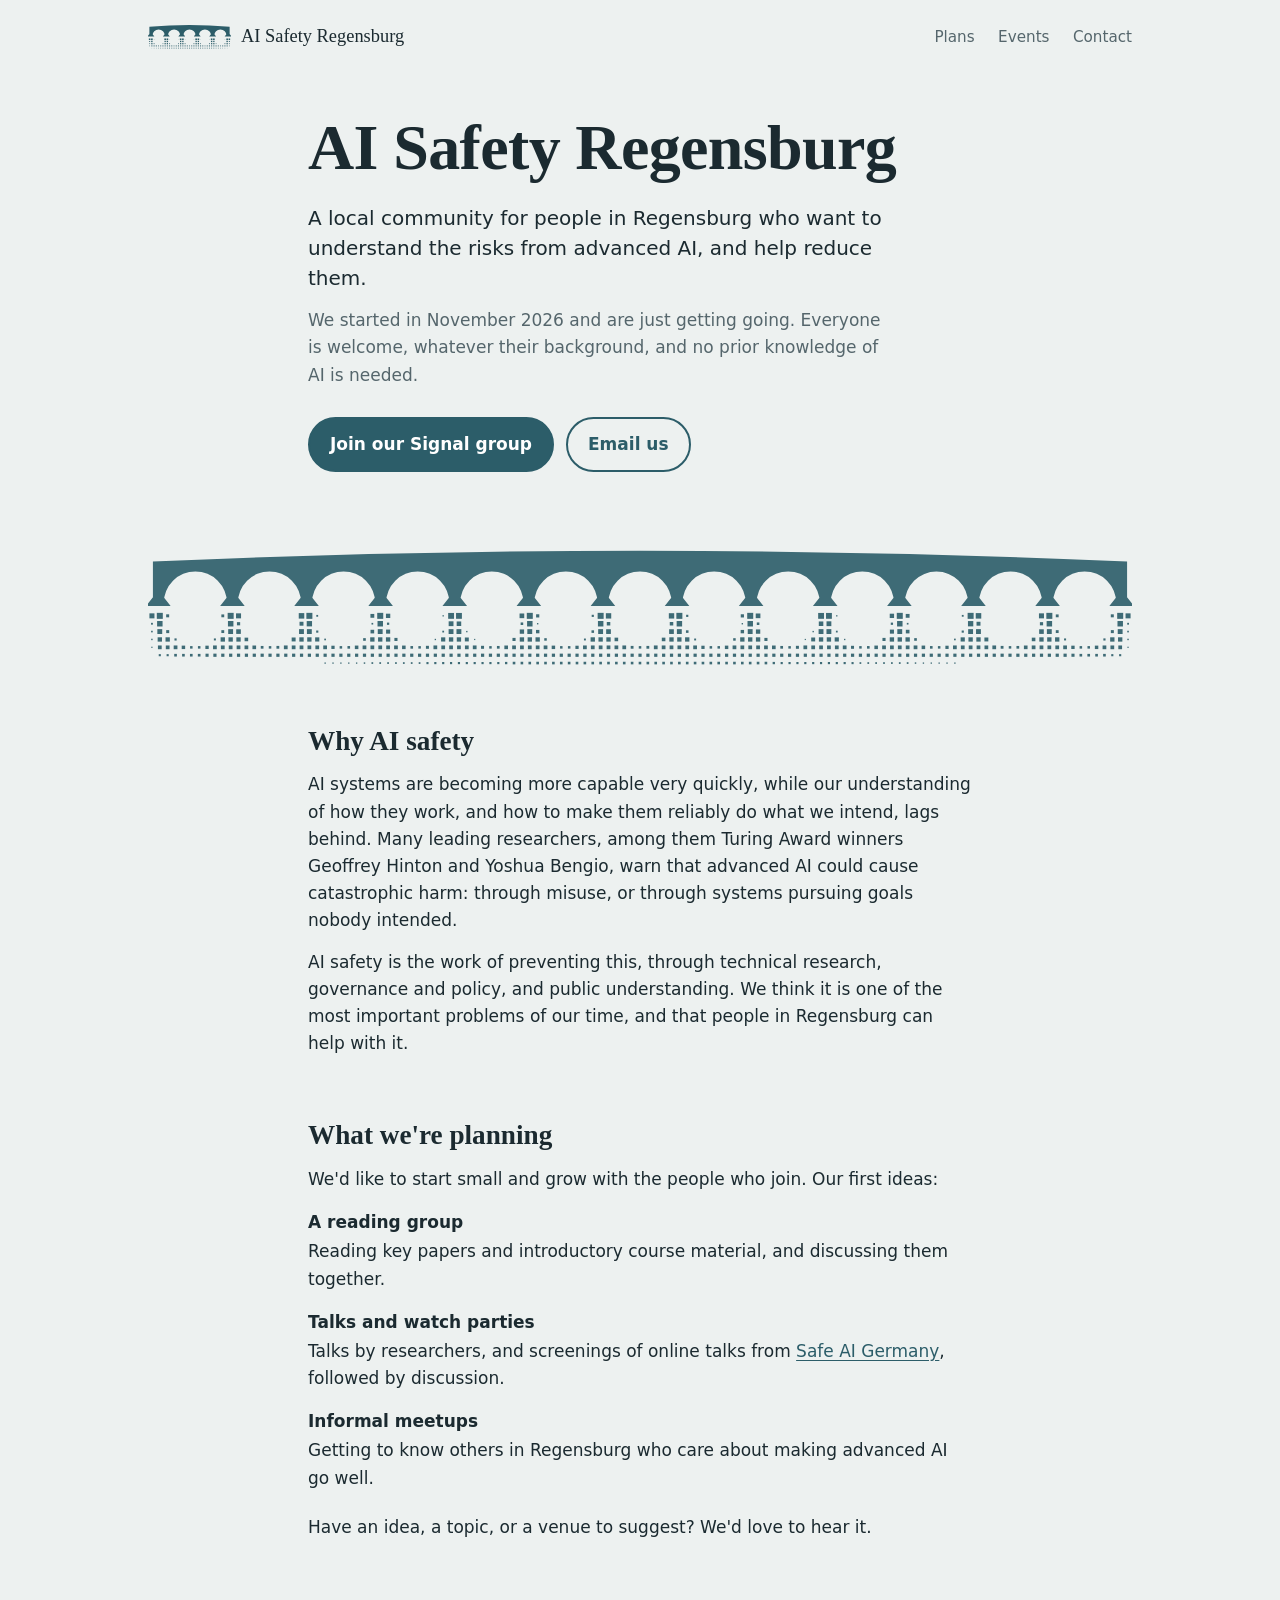
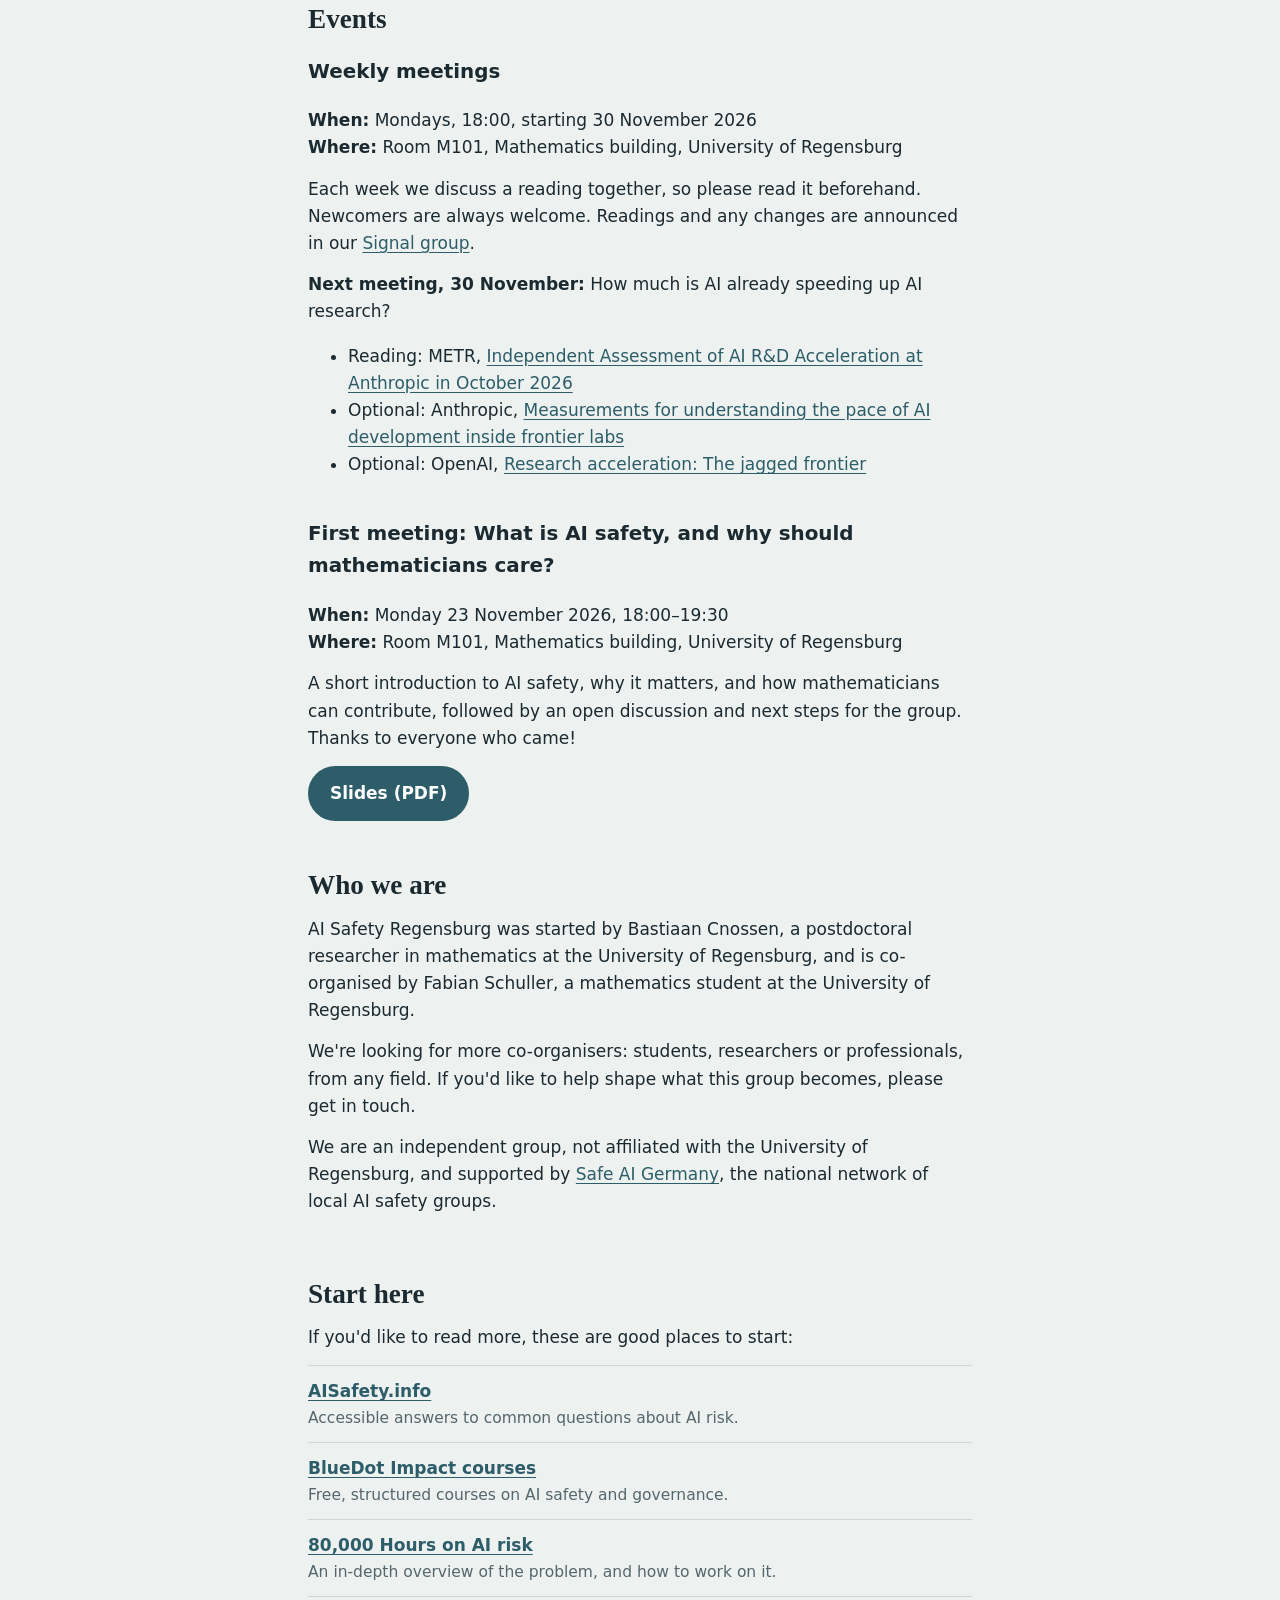
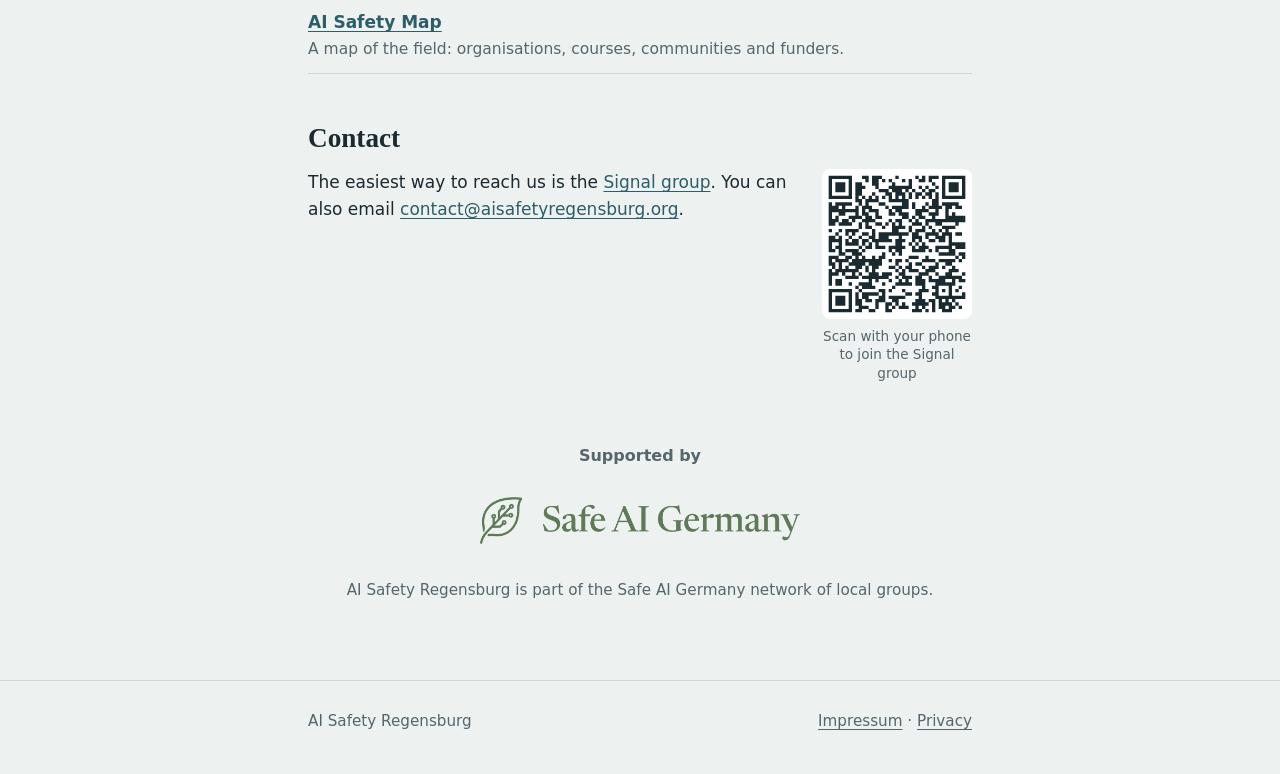
<file: index.html>
<!doctype html>
<html lang="en">
<head>
  <meta charset="utf-8">
  <meta name="viewport" content="width=device-width, initial-scale=1">
  <title>AI Safety Regensburg</title>
  <meta name="description" content="A local community in Regensburg for people who want to understand the risks from advanced AI and help reduce them.">
  <meta property="og:title" content="AI Safety Regensburg">
  <meta property="og:description" content="A local community in Regensburg for people who want to understand the risks from advanced AI and help reduce them.">
  <meta property="og:type" content="website">
  <meta property="og:url" content="https://aisafetyregensburg.org/">
  <link rel="icon" href="favicon.svg" type="image/svg+xml">
  <link rel="stylesheet" href="style.css">
  <script src="email.js" defer></script>
</head>
<body>
  <a class="skip" href="#main">Skip to content</a>

  <header class="site-header">
    <div class="wrap">
      <a class="brand" href="./">
        <svg aria-hidden="true" focusable="false" viewBox="0 19.52 60 21.68" fill="currentColor"><path d="M1 22.92 Q30.00 20.32 59 22.92 V30 H56.80 V29.40 A4.48 4.48 0 0 0 47.84 29.40 V30 H45.64 V29.40 A4.48 4.48 0 0 0 36.68 29.40 V30 H34.48 V29.40 A4.48 4.48 0 0 0 25.52 29.40 V30 H23.32 V29.40 A4.48 4.48 0 0 0 14.36 29.40 V30 H12.16 V29.40 A4.48 4.48 0 0 0 3.20 29.40 V30 H1 Z M55.40 30 L56.80 28.20 H59.00 L60.40 30 Z M44.24 30 L45.64 28.20 H47.84 L49.24 30 Z M33.08 30 L34.48 28.20 H36.68 L38.08 30 Z M21.92 30 L23.32 28.20 H25.52 L26.92 30 Z M10.76 30 L12.16 28.20 H14.36 L15.76 30 Z M-0.40 30 L1.00 28.20 H3.20 L4.60 30 Z "/><rect x="0.63" y="31.43" width="1.14" height="1.14"/><rect x="2.22" y="31.42" width="1.17" height="1.17"/><rect x="4.25" y="31.85" width="0.30" height="0.30"/><rect x="11.82" y="31.42" width="1.17" height="1.17"/><rect x="13.42" y="31.42" width="1.17" height="1.17"/><rect x="15.47" y="31.87" width="0.27" height="0.27"/><rect x="21.88" y="31.88" width="0.23" height="0.23"/><rect x="23.02" y="31.42" width="1.17" height="1.17"/><rect x="24.62" y="31.42" width="1.17" height="1.17"/><rect x="26.67" y="31.87" width="0.27" height="0.27"/><rect x="33.07" y="31.87" width="0.27" height="0.27"/><rect x="34.22" y="31.42" width="1.17" height="1.17"/><rect x="35.82" y="31.42" width="1.17" height="1.17"/><rect x="37.88" y="31.88" width="0.23" height="0.23"/><rect x="44.27" y="31.87" width="0.27" height="0.27"/><rect x="45.42" y="31.42" width="1.17" height="1.17"/><rect x="47.02" y="31.42" width="1.17" height="1.17"/><rect x="55.45" y="31.85" width="0.30" height="0.30"/><rect x="56.62" y="31.42" width="1.17" height="1.17"/><rect x="58.23" y="31.43" width="1.14" height="1.14"/><rect x="0.85" y="33.25" width="0.70" height="0.70"/><rect x="2.30" y="33.10" width="0.99" height="0.99"/><rect x="11.93" y="33.13" width="0.93" height="0.93"/><rect x="13.50" y="33.10" width="0.99" height="0.99"/><rect x="23.12" y="33.12" width="0.96" height="0.96"/><rect x="24.72" y="33.12" width="0.96" height="0.96"/><rect x="34.32" y="33.12" width="0.96" height="0.96"/><rect x="35.92" y="33.12" width="0.96" height="0.96"/><rect x="45.50" y="33.10" width="0.99" height="0.99"/><rect x="47.13" y="33.13" width="0.93" height="0.93"/><rect x="56.70" y="33.10" width="0.99" height="0.99"/><rect x="58.45" y="33.25" width="0.70" height="0.70"/><rect x="0.90" y="34.90" width="0.60" height="0.60"/><rect x="2.35" y="34.75" width="0.90" height="0.90"/><rect x="4.08" y="34.88" width="0.65" height="0.65"/><rect x="10.53" y="34.93" width="0.55" height="0.55"/><rect x="11.95" y="34.75" width="0.90" height="0.90"/><rect x="13.55" y="34.75" width="0.90" height="0.90"/><rect x="15.28" y="34.88" width="0.65" height="0.65"/><rect x="21.70" y="34.90" width="0.60" height="0.60"/><rect x="23.15" y="34.75" width="0.90" height="0.90"/><rect x="24.75" y="34.75" width="0.90" height="0.90"/><rect x="26.48" y="34.88" width="0.65" height="0.65"/><rect x="32.88" y="34.88" width="0.65" height="0.65"/><rect x="34.35" y="34.75" width="0.90" height="0.90"/><rect x="35.95" y="34.75" width="0.90" height="0.90"/><rect x="37.70" y="34.90" width="0.60" height="0.60"/><rect x="44.08" y="34.88" width="0.65" height="0.65"/><rect x="45.55" y="34.75" width="0.90" height="0.90"/><rect x="47.15" y="34.75" width="0.90" height="0.90"/><rect x="48.93" y="34.93" width="0.55" height="0.55"/><rect x="55.28" y="34.88" width="0.65" height="0.65"/><rect x="56.75" y="34.75" width="0.90" height="0.90"/><rect x="58.50" y="34.90" width="0.60" height="0.60"/><rect x="0.95" y="36.55" width="0.49" height="0.49"/><rect x="2.43" y="36.43" width="0.74" height="0.74"/><rect x="4.03" y="36.43" width="0.74" height="0.74"/><rect x="5.64" y="36.44" width="0.72" height="0.72"/><rect x="7.29" y="36.49" width="0.62" height="0.62"/><rect x="8.85" y="36.45" width="0.70" height="0.70"/><rect x="10.43" y="36.43" width="0.74" height="0.74"/><rect x="12.03" y="36.43" width="0.74" height="0.74"/><rect x="13.63" y="36.43" width="0.74" height="0.74"/><rect x="15.23" y="36.43" width="0.74" height="0.74"/><rect x="16.84" y="36.44" width="0.72" height="0.72"/><rect x="18.49" y="36.49" width="0.62" height="0.62"/><rect x="20.04" y="36.44" width="0.72" height="0.72"/><rect x="21.63" y="36.43" width="0.74" height="0.74"/><rect x="23.23" y="36.43" width="0.74" height="0.74"/><rect x="24.83" y="36.43" width="0.74" height="0.74"/><rect x="26.43" y="36.43" width="0.74" height="0.74"/><rect x="28.04" y="36.44" width="0.72" height="0.72"/><rect x="29.69" y="36.49" width="0.62" height="0.62"/><rect x="31.24" y="36.44" width="0.72" height="0.72"/><rect x="32.83" y="36.43" width="0.74" height="0.74"/><rect x="34.43" y="36.43" width="0.74" height="0.74"/><rect x="36.03" y="36.43" width="0.74" height="0.74"/><rect x="37.63" y="36.43" width="0.74" height="0.74"/><rect x="39.24" y="36.44" width="0.72" height="0.72"/><rect x="40.89" y="36.49" width="0.62" height="0.62"/><rect x="42.44" y="36.44" width="0.72" height="0.72"/><rect x="44.03" y="36.43" width="0.74" height="0.74"/><rect x="45.63" y="36.43" width="0.74" height="0.74"/><rect x="47.23" y="36.43" width="0.74" height="0.74"/><rect x="48.83" y="36.43" width="0.74" height="0.74"/><rect x="50.45" y="36.45" width="0.70" height="0.70"/><rect x="52.09" y="36.49" width="0.62" height="0.62"/><rect x="53.64" y="36.44" width="0.72" height="0.72"/><rect x="55.23" y="36.43" width="0.74" height="0.74"/><rect x="56.83" y="36.43" width="0.74" height="0.74"/><rect x="58.55" y="36.55" width="0.49" height="0.49"/><rect x="2.65" y="38.25" width="0.29" height="0.29"/><rect x="4.21" y="38.21" width="0.38" height="0.38"/><rect x="5.80" y="38.20" width="0.39" height="0.39"/><rect x="7.38" y="38.18" width="0.44" height="0.44"/><rect x="8.95" y="38.15" width="0.49" height="0.49"/><rect x="10.55" y="38.15" width="0.49" height="0.49"/><rect x="12.11" y="38.11" width="0.57" height="0.57"/><rect x="13.71" y="38.11" width="0.59" height="0.59"/><rect x="15.31" y="38.11" width="0.59" height="0.59"/><rect x="16.91" y="38.11" width="0.59" height="0.59"/><rect x="18.51" y="38.11" width="0.59" height="0.59"/><rect x="20.11" y="38.11" width="0.59" height="0.59"/><rect x="21.71" y="38.11" width="0.59" height="0.59"/><rect x="23.31" y="38.11" width="0.59" height="0.59"/><rect x="24.91" y="38.11" width="0.59" height="0.59"/><rect x="26.51" y="38.11" width="0.59" height="0.59"/><rect x="28.11" y="38.11" width="0.59" height="0.59"/><rect x="29.71" y="38.11" width="0.59" height="0.59"/><rect x="31.31" y="38.11" width="0.59" height="0.59"/><rect x="32.91" y="38.11" width="0.59" height="0.59"/><rect x="34.51" y="38.11" width="0.59" height="0.59"/><rect x="36.11" y="38.11" width="0.59" height="0.59"/><rect x="37.71" y="38.11" width="0.59" height="0.59"/><rect x="39.31" y="38.11" width="0.59" height="0.59"/><rect x="40.91" y="38.11" width="0.59" height="0.59"/><rect x="42.51" y="38.11" width="0.59" height="0.59"/><rect x="44.11" y="38.11" width="0.59" height="0.59"/><rect x="45.71" y="38.11" width="0.59" height="0.59"/><rect x="47.31" y="38.11" width="0.57" height="0.57"/><rect x="48.95" y="38.15" width="0.49" height="0.49"/><rect x="50.55" y="38.15" width="0.49" height="0.49"/><rect x="52.18" y="38.18" width="0.44" height="0.44"/><rect x="53.80" y="38.20" width="0.39" height="0.39"/><rect x="55.41" y="38.21" width="0.38" height="0.38"/><rect x="57.05" y="38.25" width="0.29" height="0.29"/></svg>
        AI Safety Regensburg
      </a>
      <nav aria-label="Main">
        <a href="#plans">Plans</a>
        <a href="#events">Events</a>
        <a href="#contact">Contact</a>
      </nav>
    </div>
  </header>

  <main id="main">
    <div class="wrap hero">
      <h1>AI Safety Regensburg</h1>
      <p class="lede">A local community for people in Regensburg who want to understand the risks from advanced AI, and help reduce them.</p>
      <p class="status">We started in November 2026 and are just getting going. Everyone is welcome, whatever their background, and no prior knowledge of AI is needed.</p>
      <div class="actions">
        <a class="button primary" href="https://signal.group/#CjQKINCYFZkQO6L7KZm4gUNabsswxDF5h29oFeSbnHQx3vUCEhA6H4zWNUIIfDEgVIanWDF0">Join our Signal group</a>
        <a class="button secondary" data-email="link" href="#contact">Email us</a>
      </div>
    </div>

    <div class="bridge" role="img" aria-label="The Stone Bridge over the Danube, with its reflection drawn in pixels">
      <svg viewBox="0 15.77 200 28.63" fill="currentColor" aria-hidden="true" focusable="false"><path d="M1 20.97 Q100.00 16.57 199 20.97 V30 H196.80 V29.40 A6.43 6.43 0 0 0 183.94 29.40 V30 H181.74 V29.40 A6.43 6.43 0 0 0 168.88 29.40 V30 H166.68 V29.40 A6.43 6.43 0 0 0 153.82 29.40 V30 H151.62 V29.40 A6.43 6.43 0 0 0 138.75 29.40 V30 H136.55 V29.40 A6.43 6.43 0 0 0 123.69 29.40 V30 H121.49 V29.40 A6.43 6.43 0 0 0 108.63 29.40 V30 H106.43 V29.40 A6.43 6.43 0 0 0 93.57 29.40 V30 H91.37 V29.40 A6.43 6.43 0 0 0 78.51 29.40 V30 H76.31 V29.40 A6.43 6.43 0 0 0 63.45 29.40 V30 H61.25 V29.40 A6.43 6.43 0 0 0 48.38 29.40 V30 H46.18 V29.40 A6.43 6.43 0 0 0 33.32 29.40 V30 H31.12 V29.40 A6.43 6.43 0 0 0 18.26 29.40 V30 H16.06 V29.40 A6.43 6.43 0 0 0 3.20 29.40 V30 H1 Z M195.40 30 L196.80 28.20 H199.00 L200.40 30 Z M180.34 30 L181.74 28.20 H183.94 L185.34 30 Z M165.28 30 L166.68 28.20 H168.88 L170.28 30 Z M150.22 30 L151.62 28.20 H153.82 L155.22 30 Z M135.15 30 L136.55 28.20 H138.75 L140.15 30 Z M120.09 30 L121.49 28.20 H123.69 L125.09 30 Z M105.03 30 L106.43 28.20 H108.63 L110.03 30 Z M89.97 30 L91.37 28.20 H93.57 L94.97 30 Z M74.91 30 L76.31 28.20 H78.51 L79.91 30 Z M59.85 30 L61.25 28.20 H63.45 L64.85 30 Z M44.78 30 L46.18 28.20 H48.38 L49.78 30 Z M29.72 30 L31.12 28.20 H33.32 L34.72 30 Z M14.66 30 L16.06 28.20 H18.26 L19.66 30 Z M-0.40 30 L1.00 28.20 H3.20 L4.60 30 Z "/><rect x="0.29" y="31.49" width="1.02" height="1.02"/><rect x="1.79" y="31.39" width="1.22" height="1.22"/><rect x="3.69" y="31.69" width="0.61" height="0.61"/><rect x="14.91" y="31.71" width="0.58" height="0.58"/><rect x="16.19" y="31.39" width="1.22" height="1.22"/><rect x="17.89" y="31.49" width="1.02" height="1.02"/><rect x="30.64" y="31.44" width="1.12" height="1.12"/><rect x="32.19" y="31.39" width="1.22" height="1.22"/><rect x="34.21" y="31.81" width="0.37" height="0.37"/><rect x="45.21" y="31.61" width="0.78" height="0.78"/><rect x="46.59" y="31.39" width="1.22" height="1.22"/><rect x="48.36" y="31.56" width="0.88" height="0.88"/><rect x="59.86" y="31.86" width="0.27" height="0.27"/><rect x="61.01" y="31.41" width="1.19" height="1.19"/><rect x="62.61" y="31.41" width="1.19" height="1.19"/><rect x="75.52" y="31.52" width="0.95" height="0.95"/><rect x="76.99" y="31.39" width="1.22" height="1.22"/><rect x="78.88" y="31.68" width="0.65" height="0.65"/><rect x="90.18" y="31.78" width="0.44" height="0.44"/><rect x="91.39" y="31.39" width="1.22" height="1.22"/><rect x="93.06" y="31.46" width="1.09" height="1.09"/><rect x="105.86" y="31.46" width="1.09" height="1.09"/><rect x="107.39" y="31.39" width="1.22" height="1.22"/><rect x="109.38" y="31.78" width="0.44" height="0.44"/><rect x="120.48" y="31.68" width="0.65" height="0.65"/><rect x="121.79" y="31.39" width="1.22" height="1.22"/><rect x="123.52" y="31.52" width="0.95" height="0.95"/><rect x="136.21" y="31.41" width="1.19" height="1.19"/><rect x="137.81" y="31.41" width="1.19" height="1.19"/><rect x="139.86" y="31.86" width="0.27" height="0.27"/><rect x="150.76" y="31.56" width="0.88" height="0.88"/><rect x="152.19" y="31.39" width="1.22" height="1.22"/><rect x="154.01" y="31.61" width="0.78" height="0.78"/><rect x="165.41" y="31.81" width="0.37" height="0.37"/><rect x="166.59" y="31.39" width="1.22" height="1.22"/><rect x="168.24" y="31.44" width="1.12" height="1.12"/><rect x="181.09" y="31.49" width="1.02" height="1.02"/><rect x="182.59" y="31.39" width="1.22" height="1.22"/><rect x="184.51" y="31.71" width="0.58" height="0.58"/><rect x="195.69" y="31.69" width="0.61" height="0.61"/><rect x="196.99" y="31.39" width="1.22" height="1.22"/><rect x="198.69" y="31.49" width="1.02" height="1.02"/><rect x="0.62" y="33.42" width="0.37" height="0.37"/><rect x="1.85" y="33.05" width="1.11" height="1.11"/><rect x="16.25" y="33.05" width="1.11" height="1.11"/><rect x="18.08" y="33.28" width="0.65" height="0.65"/><rect x="30.80" y="33.20" width="0.80" height="0.80"/><rect x="32.26" y="33.06" width="1.08" height="1.08"/><rect x="45.43" y="33.43" width="0.34" height="0.34"/><rect x="46.65" y="33.05" width="1.11" height="1.11"/><rect x="48.57" y="33.37" width="0.46" height="0.46"/><rect x="61.11" y="33.11" width="0.98" height="0.98"/><rect x="62.74" y="33.14" width="0.92" height="0.92"/><rect x="75.74" y="33.34" width="0.52" height="0.52"/><rect x="77.05" y="33.05" width="1.11" height="1.11"/><rect x="79.06" y="33.46" width="0.28" height="0.28"/><rect x="91.45" y="33.05" width="1.11" height="1.11"/><rect x="93.25" y="33.25" width="0.71" height="0.71"/><rect x="106.05" y="33.25" width="0.71" height="0.71"/><rect x="107.45" y="33.05" width="1.11" height="1.11"/><rect x="120.66" y="33.46" width="0.28" height="0.28"/><rect x="121.85" y="33.05" width="1.11" height="1.11"/><rect x="123.74" y="33.34" width="0.52" height="0.52"/><rect x="136.34" y="33.14" width="0.92" height="0.92"/><rect x="137.91" y="33.11" width="0.98" height="0.98"/><rect x="150.97" y="33.37" width="0.46" height="0.46"/><rect x="152.25" y="33.05" width="1.11" height="1.11"/><rect x="154.23" y="33.43" width="0.34" height="0.34"/><rect x="166.66" y="33.06" width="1.08" height="1.08"/><rect x="168.40" y="33.20" width="0.80" height="0.80"/><rect x="181.28" y="33.28" width="0.65" height="0.65"/><rect x="182.65" y="33.05" width="1.11" height="1.11"/><rect x="197.05" y="33.05" width="1.11" height="1.11"/><rect x="199.02" y="33.42" width="0.37" height="0.37"/><rect x="0.63" y="35.03" width="0.33" height="0.33"/><rect x="1.90" y="34.70" width="0.99" height="0.99"/><rect x="3.70" y="34.90" width="0.61" height="0.61"/><rect x="14.91" y="34.91" width="0.58" height="0.58"/><rect x="16.30" y="34.70" width="0.99" height="0.99"/><rect x="17.93" y="34.73" width="0.94" height="0.94"/><rect x="30.70" y="34.70" width="0.99" height="0.99"/><rect x="32.30" y="34.70" width="0.99" height="0.99"/><rect x="34.18" y="34.98" width="0.44" height="0.44"/><rect x="45.23" y="34.83" width="0.74" height="0.74"/><rect x="46.70" y="34.70" width="0.99" height="0.99"/><rect x="48.39" y="34.79" width="0.83" height="0.83"/><rect x="59.82" y="35.02" width="0.36" height="0.36"/><rect x="61.10" y="34.70" width="0.99" height="0.99"/><rect x="62.70" y="34.70" width="0.99" height="0.99"/><rect x="64.66" y="35.06" width="0.28" height="0.28"/><rect x="75.56" y="34.76" width="0.88" height="0.88"/><rect x="77.10" y="34.70" width="0.99" height="0.99"/><rect x="78.86" y="34.86" width="0.69" height="0.69"/><rect x="90.14" y="34.94" width="0.52" height="0.52"/><rect x="91.50" y="34.70" width="0.99" height="0.99"/><rect x="93.12" y="34.72" width="0.96" height="0.96"/><rect x="105.92" y="34.72" width="0.96" height="0.96"/><rect x="107.50" y="34.70" width="0.99" height="0.99"/><rect x="109.34" y="34.94" width="0.52" height="0.52"/><rect x="120.46" y="34.86" width="0.69" height="0.69"/><rect x="121.90" y="34.70" width="0.99" height="0.99"/><rect x="123.56" y="34.76" width="0.88" height="0.88"/><rect x="135.06" y="35.06" width="0.28" height="0.28"/><rect x="136.30" y="34.70" width="0.99" height="0.99"/><rect x="137.90" y="34.70" width="0.99" height="0.99"/><rect x="139.82" y="35.02" width="0.36" height="0.36"/><rect x="150.79" y="34.79" width="0.83" height="0.83"/><rect x="152.30" y="34.70" width="0.99" height="0.99"/><rect x="154.03" y="34.83" width="0.74" height="0.74"/><rect x="165.38" y="34.98" width="0.44" height="0.44"/><rect x="166.70" y="34.70" width="0.99" height="0.99"/><rect x="168.30" y="34.70" width="0.99" height="0.99"/><rect x="181.13" y="34.73" width="0.94" height="0.94"/><rect x="182.70" y="34.70" width="0.99" height="0.99"/><rect x="184.51" y="34.91" width="0.58" height="0.58"/><rect x="195.70" y="34.90" width="0.61" height="0.61"/><rect x="197.10" y="34.70" width="0.99" height="0.99"/><rect x="199.03" y="35.03" width="0.33" height="0.33"/><rect x="0.65" y="36.65" width="0.29" height="0.29"/><rect x="1.96" y="36.36" width="0.88" height="0.88"/><rect x="3.56" y="36.36" width="0.88" height="0.88"/><rect x="5.38" y="36.58" width="0.44" height="0.44"/><rect x="13.39" y="36.59" width="0.41" height="0.41"/><rect x="14.76" y="36.36" width="0.88" height="0.88"/><rect x="16.36" y="36.36" width="0.88" height="0.88"/><rect x="17.96" y="36.36" width="0.88" height="0.88"/><rect x="19.63" y="36.43" width="0.73" height="0.73"/><rect x="29.20" y="36.40" width="0.80" height="0.80"/><rect x="30.76" y="36.36" width="0.88" height="0.88"/><rect x="32.36" y="36.36" width="0.88" height="0.88"/><rect x="33.97" y="36.37" width="0.85" height="0.85"/><rect x="35.83" y="36.63" width="0.34" height="0.34"/><rect x="43.73" y="36.53" width="0.54" height="0.54"/><rect x="45.16" y="36.36" width="0.88" height="0.88"/><rect x="46.76" y="36.36" width="0.88" height="0.88"/><rect x="48.36" y="36.36" width="0.88" height="0.88"/><rect x="50.08" y="36.48" width="0.63" height="0.63"/><rect x="58.27" y="36.67" width="0.27" height="0.27"/><rect x="59.57" y="36.37" width="0.85" height="0.85"/><rect x="61.16" y="36.36" width="0.88" height="0.88"/><rect x="62.76" y="36.36" width="0.88" height="0.88"/><rect x="64.40" y="36.40" width="0.80" height="0.80"/><rect x="66.28" y="36.68" width="0.24" height="0.24"/><rect x="74.08" y="36.48" width="0.63" height="0.63"/><rect x="75.56" y="36.36" width="0.88" height="0.88"/><rect x="77.16" y="36.36" width="0.88" height="0.88"/><rect x="78.76" y="36.36" width="0.88" height="0.88"/><rect x="80.54" y="36.54" width="0.51" height="0.51"/><rect x="88.61" y="36.61" width="0.39" height="0.39"/><rect x="89.96" y="36.36" width="0.88" height="0.88"/><rect x="91.56" y="36.36" width="0.88" height="0.88"/><rect x="93.16" y="36.36" width="0.88" height="0.88"/><rect x="94.83" y="36.43" width="0.73" height="0.73"/><rect x="104.43" y="36.43" width="0.73" height="0.73"/><rect x="105.96" y="36.36" width="0.88" height="0.88"/><rect x="107.56" y="36.36" width="0.88" height="0.88"/><rect x="109.16" y="36.36" width="0.88" height="0.88"/><rect x="111.01" y="36.61" width="0.39" height="0.39"/><rect x="118.94" y="36.54" width="0.51" height="0.51"/><rect x="120.36" y="36.36" width="0.88" height="0.88"/><rect x="121.96" y="36.36" width="0.88" height="0.88"/><rect x="123.56" y="36.36" width="0.88" height="0.88"/><rect x="125.28" y="36.48" width="0.63" height="0.63"/><rect x="133.48" y="36.68" width="0.24" height="0.24"/><rect x="134.80" y="36.40" width="0.80" height="0.80"/><rect x="136.36" y="36.36" width="0.88" height="0.88"/><rect x="137.96" y="36.36" width="0.88" height="0.88"/><rect x="139.57" y="36.37" width="0.85" height="0.85"/><rect x="141.47" y="36.67" width="0.27" height="0.27"/><rect x="149.28" y="36.48" width="0.63" height="0.63"/><rect x="150.76" y="36.36" width="0.88" height="0.88"/><rect x="152.36" y="36.36" width="0.88" height="0.88"/><rect x="153.96" y="36.36" width="0.88" height="0.88"/><rect x="155.73" y="36.53" width="0.54" height="0.54"/><rect x="163.83" y="36.63" width="0.34" height="0.34"/><rect x="165.17" y="36.37" width="0.85" height="0.85"/><rect x="166.76" y="36.36" width="0.88" height="0.88"/><rect x="168.36" y="36.36" width="0.88" height="0.88"/><rect x="170.00" y="36.40" width="0.80" height="0.80"/><rect x="179.63" y="36.43" width="0.73" height="0.73"/><rect x="181.16" y="36.36" width="0.88" height="0.88"/><rect x="182.76" y="36.36" width="0.88" height="0.88"/><rect x="184.36" y="36.36" width="0.88" height="0.88"/><rect x="186.19" y="36.59" width="0.41" height="0.41"/><rect x="194.18" y="36.58" width="0.44" height="0.44"/><rect x="195.56" y="36.36" width="0.88" height="0.88"/><rect x="197.16" y="36.36" width="0.88" height="0.88"/><rect x="199.05" y="36.65" width="0.29" height="0.29"/><rect x="0.67" y="38.27" width="0.25" height="0.25"/><rect x="2.02" y="38.02" width="0.76" height="0.76"/><rect x="3.62" y="38.02" width="0.76" height="0.76"/><rect x="5.22" y="38.02" width="0.76" height="0.76"/><rect x="6.85" y="38.05" width="0.70" height="0.70"/><rect x="8.55" y="38.15" width="0.51" height="0.51"/><rect x="10.15" y="38.15" width="0.51" height="0.51"/><rect x="11.66" y="38.06" width="0.68" height="0.68"/><rect x="13.22" y="38.02" width="0.76" height="0.76"/><rect x="14.82" y="38.02" width="0.76" height="0.76"/><rect x="16.42" y="38.02" width="0.76" height="0.76"/><rect x="18.02" y="38.02" width="0.76" height="0.76"/><rect x="19.62" y="38.02" width="0.76" height="0.76"/><rect x="21.23" y="38.03" width="0.74" height="0.74"/><rect x="22.92" y="38.12" width="0.55" height="0.55"/><rect x="24.55" y="38.15" width="0.51" height="0.51"/><rect x="26.11" y="38.11" width="0.57" height="0.57"/><rect x="27.62" y="38.02" width="0.76" height="0.76"/><rect x="29.22" y="38.02" width="0.76" height="0.76"/><rect x="30.82" y="38.02" width="0.76" height="0.76"/><rect x="32.42" y="38.02" width="0.76" height="0.76"/><rect x="34.02" y="38.02" width="0.76" height="0.76"/><rect x="35.62" y="38.02" width="0.76" height="0.76"/><rect x="37.27" y="38.07" width="0.66" height="0.66"/><rect x="38.95" y="38.15" width="0.51" height="0.51"/><rect x="40.54" y="38.14" width="0.53" height="0.53"/><rect x="42.04" y="38.04" width="0.72" height="0.72"/><rect x="43.62" y="38.02" width="0.76" height="0.76"/><rect x="45.22" y="38.02" width="0.76" height="0.76"/><rect x="46.82" y="38.02" width="0.76" height="0.76"/><rect x="48.42" y="38.02" width="0.76" height="0.76"/><rect x="50.02" y="38.02" width="0.76" height="0.76"/><rect x="51.64" y="38.04" width="0.72" height="0.72"/><rect x="53.34" y="38.14" width="0.53" height="0.53"/><rect x="54.95" y="38.15" width="0.51" height="0.51"/><rect x="56.49" y="38.09" width="0.61" height="0.61"/><rect x="58.02" y="38.02" width="0.76" height="0.76"/><rect x="59.62" y="38.02" width="0.76" height="0.76"/><rect x="61.22" y="38.02" width="0.76" height="0.76"/><rect x="62.82" y="38.02" width="0.76" height="0.76"/><rect x="64.42" y="38.02" width="0.76" height="0.76"/><rect x="66.02" y="38.02" width="0.76" height="0.76"/><rect x="67.69" y="38.09" width="0.61" height="0.61"/><rect x="69.35" y="38.15" width="0.51" height="0.51"/><rect x="70.92" y="38.12" width="0.55" height="0.55"/><rect x="72.43" y="38.03" width="0.74" height="0.74"/><rect x="74.02" y="38.02" width="0.76" height="0.76"/><rect x="75.62" y="38.02" width="0.76" height="0.76"/><rect x="77.22" y="38.02" width="0.76" height="0.76"/><rect x="78.82" y="38.02" width="0.76" height="0.76"/><rect x="80.42" y="38.02" width="0.76" height="0.76"/><rect x="82.05" y="38.05" width="0.70" height="0.70"/><rect x="83.75" y="38.15" width="0.51" height="0.51"/><rect x="85.35" y="38.15" width="0.51" height="0.51"/><rect x="86.87" y="38.07" width="0.66" height="0.66"/><rect x="88.42" y="38.02" width="0.76" height="0.76"/><rect x="90.02" y="38.02" width="0.76" height="0.76"/><rect x="91.62" y="38.02" width="0.76" height="0.76"/><rect x="93.22" y="38.02" width="0.76" height="0.76"/><rect x="94.82" y="38.02" width="0.76" height="0.76"/><rect x="96.42" y="38.02" width="0.76" height="0.76"/><rect x="98.11" y="38.11" width="0.57" height="0.57"/><rect x="99.75" y="38.15" width="0.51" height="0.51"/><rect x="101.31" y="38.11" width="0.57" height="0.57"/><rect x="102.82" y="38.02" width="0.76" height="0.76"/><rect x="104.42" y="38.02" width="0.76" height="0.76"/><rect x="106.02" y="38.02" width="0.76" height="0.76"/><rect x="107.62" y="38.02" width="0.76" height="0.76"/><rect x="109.22" y="38.02" width="0.76" height="0.76"/><rect x="110.82" y="38.02" width="0.76" height="0.76"/><rect x="112.47" y="38.07" width="0.66" height="0.66"/><rect x="114.15" y="38.15" width="0.51" height="0.51"/><rect x="115.75" y="38.15" width="0.51" height="0.51"/><rect x="117.25" y="38.05" width="0.70" height="0.70"/><rect x="118.82" y="38.02" width="0.76" height="0.76"/><rect x="120.42" y="38.02" width="0.76" height="0.76"/><rect x="122.02" y="38.02" width="0.76" height="0.76"/><rect x="123.62" y="38.02" width="0.76" height="0.76"/><rect x="125.22" y="38.02" width="0.76" height="0.76"/><rect x="126.83" y="38.03" width="0.74" height="0.74"/><rect x="128.52" y="38.12" width="0.55" height="0.55"/><rect x="130.15" y="38.15" width="0.51" height="0.51"/><rect x="131.69" y="38.09" width="0.61" height="0.61"/><rect x="133.22" y="38.02" width="0.76" height="0.76"/><rect x="134.82" y="38.02" width="0.76" height="0.76"/><rect x="136.42" y="38.02" width="0.76" height="0.76"/><rect x="138.02" y="38.02" width="0.76" height="0.76"/><rect x="139.62" y="38.02" width="0.76" height="0.76"/><rect x="141.22" y="38.02" width="0.76" height="0.76"/><rect x="142.89" y="38.09" width="0.61" height="0.61"/><rect x="144.55" y="38.15" width="0.51" height="0.51"/><rect x="146.14" y="38.14" width="0.53" height="0.53"/><rect x="147.64" y="38.04" width="0.72" height="0.72"/><rect x="149.22" y="38.02" width="0.76" height="0.76"/><rect x="150.82" y="38.02" width="0.76" height="0.76"/><rect x="152.42" y="38.02" width="0.76" height="0.76"/><rect x="154.02" y="38.02" width="0.76" height="0.76"/><rect x="155.62" y="38.02" width="0.76" height="0.76"/><rect x="157.24" y="38.04" width="0.72" height="0.72"/><rect x="158.94" y="38.14" width="0.53" height="0.53"/><rect x="160.55" y="38.15" width="0.51" height="0.51"/><rect x="162.07" y="38.07" width="0.66" height="0.66"/><rect x="163.62" y="38.02" width="0.76" height="0.76"/><rect x="165.22" y="38.02" width="0.76" height="0.76"/><rect x="166.82" y="38.02" width="0.76" height="0.76"/><rect x="168.42" y="38.02" width="0.76" height="0.76"/><rect x="170.02" y="38.02" width="0.76" height="0.76"/><rect x="171.62" y="38.02" width="0.76" height="0.76"/><rect x="173.31" y="38.11" width="0.57" height="0.57"/><rect x="174.95" y="38.15" width="0.51" height="0.51"/><rect x="176.52" y="38.12" width="0.55" height="0.55"/><rect x="178.03" y="38.03" width="0.74" height="0.74"/><rect x="179.62" y="38.02" width="0.76" height="0.76"/><rect x="181.22" y="38.02" width="0.76" height="0.76"/><rect x="182.82" y="38.02" width="0.76" height="0.76"/><rect x="184.42" y="38.02" width="0.76" height="0.76"/><rect x="186.02" y="38.02" width="0.76" height="0.76"/><rect x="187.66" y="38.06" width="0.68" height="0.68"/><rect x="189.35" y="38.15" width="0.51" height="0.51"/><rect x="190.95" y="38.15" width="0.51" height="0.51"/><rect x="192.45" y="38.05" width="0.70" height="0.70"/><rect x="194.02" y="38.02" width="0.76" height="0.76"/><rect x="195.62" y="38.02" width="0.76" height="0.76"/><rect x="197.22" y="38.02" width="0.76" height="0.76"/><rect x="199.07" y="38.27" width="0.25" height="0.25"/><rect x="2.18" y="39.78" width="0.43" height="0.43"/><rect x="3.78" y="39.78" width="0.43" height="0.43"/><rect x="5.33" y="39.73" width="0.54" height="0.54"/><rect x="6.93" y="39.73" width="0.54" height="0.54"/><rect x="8.53" y="39.73" width="0.54" height="0.54"/><rect x="10.13" y="39.73" width="0.54" height="0.54"/><rect x="11.69" y="39.69" width="0.63" height="0.63"/><rect x="13.28" y="39.68" width="0.65" height="0.65"/><rect x="14.88" y="39.68" width="0.65" height="0.65"/><rect x="16.48" y="39.68" width="0.65" height="0.65"/><rect x="18.08" y="39.68" width="0.65" height="0.65"/><rect x="19.68" y="39.68" width="0.65" height="0.65"/><rect x="21.28" y="39.68" width="0.65" height="0.65"/><rect x="22.88" y="39.68" width="0.65" height="0.65"/><rect x="24.48" y="39.68" width="0.65" height="0.65"/><rect x="26.08" y="39.68" width="0.65" height="0.65"/><rect x="27.68" y="39.68" width="0.65" height="0.65"/><rect x="29.28" y="39.68" width="0.65" height="0.65"/><rect x="30.88" y="39.68" width="0.65" height="0.65"/><rect x="32.48" y="39.68" width="0.65" height="0.65"/><rect x="34.08" y="39.68" width="0.65" height="0.65"/><rect x="35.68" y="39.68" width="0.65" height="0.65"/><rect x="37.28" y="39.68" width="0.65" height="0.65"/><rect x="38.88" y="39.68" width="0.65" height="0.65"/><rect x="40.48" y="39.68" width="0.65" height="0.65"/><rect x="42.08" y="39.68" width="0.65" height="0.65"/><rect x="43.68" y="39.68" width="0.65" height="0.65"/><rect x="45.28" y="39.68" width="0.65" height="0.65"/><rect x="46.88" y="39.68" width="0.65" height="0.65"/><rect x="48.48" y="39.68" width="0.65" height="0.65"/><rect x="50.08" y="39.68" width="0.65" height="0.65"/><rect x="51.68" y="39.68" width="0.65" height="0.65"/><rect x="53.28" y="39.68" width="0.65" height="0.65"/><rect x="54.88" y="39.68" width="0.65" height="0.65"/><rect x="56.48" y="39.68" width="0.65" height="0.65"/><rect x="58.08" y="39.68" width="0.65" height="0.65"/><rect x="59.68" y="39.68" width="0.65" height="0.65"/><rect x="61.28" y="39.68" width="0.65" height="0.65"/><rect x="62.88" y="39.68" width="0.65" height="0.65"/><rect x="64.48" y="39.68" width="0.65" height="0.65"/><rect x="66.08" y="39.68" width="0.65" height="0.65"/><rect x="67.68" y="39.68" width="0.65" height="0.65"/><rect x="69.28" y="39.68" width="0.65" height="0.65"/><rect x="70.88" y="39.68" width="0.65" height="0.65"/><rect x="72.48" y="39.68" width="0.65" height="0.65"/><rect x="74.08" y="39.68" width="0.65" height="0.65"/><rect x="75.68" y="39.68" width="0.65" height="0.65"/><rect x="77.28" y="39.68" width="0.65" height="0.65"/><rect x="78.88" y="39.68" width="0.65" height="0.65"/><rect x="80.48" y="39.68" width="0.65" height="0.65"/><rect x="82.08" y="39.68" width="0.65" height="0.65"/><rect x="83.68" y="39.68" width="0.65" height="0.65"/><rect x="85.28" y="39.68" width="0.65" height="0.65"/><rect x="86.88" y="39.68" width="0.65" height="0.65"/><rect x="88.48" y="39.68" width="0.65" height="0.65"/><rect x="90.08" y="39.68" width="0.65" height="0.65"/><rect x="91.68" y="39.68" width="0.65" height="0.65"/><rect x="93.28" y="39.68" width="0.65" height="0.65"/><rect x="94.88" y="39.68" width="0.65" height="0.65"/><rect x="96.48" y="39.68" width="0.65" height="0.65"/><rect x="98.08" y="39.68" width="0.65" height="0.65"/><rect x="99.68" y="39.68" width="0.65" height="0.65"/><rect x="101.28" y="39.68" width="0.65" height="0.65"/><rect x="102.88" y="39.68" width="0.65" height="0.65"/><rect x="104.48" y="39.68" width="0.65" height="0.65"/><rect x="106.08" y="39.68" width="0.65" height="0.65"/><rect x="107.68" y="39.68" width="0.65" height="0.65"/><rect x="109.28" y="39.68" width="0.65" height="0.65"/><rect x="110.88" y="39.68" width="0.65" height="0.65"/><rect x="112.48" y="39.68" width="0.65" height="0.65"/><rect x="114.08" y="39.68" width="0.65" height="0.65"/><rect x="115.68" y="39.68" width="0.65" height="0.65"/><rect x="117.28" y="39.68" width="0.65" height="0.65"/><rect x="118.88" y="39.68" width="0.65" height="0.65"/><rect x="120.48" y="39.68" width="0.65" height="0.65"/><rect x="122.08" y="39.68" width="0.65" height="0.65"/><rect x="123.68" y="39.68" width="0.65" height="0.65"/><rect x="125.28" y="39.68" width="0.65" height="0.65"/><rect x="126.88" y="39.68" width="0.65" height="0.65"/><rect x="128.48" y="39.68" width="0.65" height="0.65"/><rect x="130.08" y="39.68" width="0.65" height="0.65"/><rect x="131.68" y="39.68" width="0.65" height="0.65"/><rect x="133.28" y="39.68" width="0.65" height="0.65"/><rect x="134.88" y="39.68" width="0.65" height="0.65"/><rect x="136.48" y="39.68" width="0.65" height="0.65"/><rect x="138.08" y="39.68" width="0.65" height="0.65"/><rect x="139.68" y="39.68" width="0.65" height="0.65"/><rect x="141.28" y="39.68" width="0.65" height="0.65"/><rect x="142.88" y="39.68" width="0.65" height="0.65"/><rect x="144.48" y="39.68" width="0.65" height="0.65"/><rect x="146.08" y="39.68" width="0.65" height="0.65"/><rect x="147.68" y="39.68" width="0.65" height="0.65"/><rect x="149.28" y="39.68" width="0.65" height="0.65"/><rect x="150.88" y="39.68" width="0.65" height="0.65"/><rect x="152.48" y="39.68" width="0.65" height="0.65"/><rect x="154.08" y="39.68" width="0.65" height="0.65"/><rect x="155.68" y="39.68" width="0.65" height="0.65"/><rect x="157.28" y="39.68" width="0.65" height="0.65"/><rect x="158.88" y="39.68" width="0.65" height="0.65"/><rect x="160.48" y="39.68" width="0.65" height="0.65"/><rect x="162.08" y="39.68" width="0.65" height="0.65"/><rect x="163.68" y="39.68" width="0.65" height="0.65"/><rect x="165.28" y="39.68" width="0.65" height="0.65"/><rect x="166.88" y="39.68" width="0.65" height="0.65"/><rect x="168.48" y="39.68" width="0.65" height="0.65"/><rect x="170.08" y="39.68" width="0.65" height="0.65"/><rect x="171.68" y="39.68" width="0.65" height="0.65"/><rect x="173.28" y="39.68" width="0.65" height="0.65"/><rect x="174.88" y="39.68" width="0.65" height="0.65"/><rect x="176.48" y="39.68" width="0.65" height="0.65"/><rect x="178.08" y="39.68" width="0.65" height="0.65"/><rect x="179.68" y="39.68" width="0.65" height="0.65"/><rect x="181.28" y="39.68" width="0.65" height="0.65"/><rect x="182.88" y="39.68" width="0.65" height="0.65"/><rect x="184.48" y="39.68" width="0.65" height="0.65"/><rect x="186.08" y="39.68" width="0.65" height="0.65"/><rect x="187.69" y="39.69" width="0.63" height="0.63"/><rect x="189.33" y="39.73" width="0.54" height="0.54"/><rect x="190.93" y="39.73" width="0.54" height="0.54"/><rect x="192.53" y="39.73" width="0.54" height="0.54"/><rect x="194.13" y="39.73" width="0.54" height="0.54"/><rect x="195.78" y="39.78" width="0.43" height="0.43"/><rect x="197.38" y="39.78" width="0.43" height="0.43"/><rect x="35.87" y="41.47" width="0.27" height="0.27"/><rect x="37.47" y="41.47" width="0.27" height="0.27"/><rect x="39.07" y="41.47" width="0.27" height="0.27"/><rect x="40.67" y="41.47" width="0.27" height="0.27"/><rect x="42.27" y="41.47" width="0.27" height="0.27"/><rect x="43.85" y="41.45" width="0.30" height="0.30"/><rect x="45.42" y="41.42" width="0.35" height="0.35"/><rect x="47.02" y="41.42" width="0.35" height="0.35"/><rect x="48.62" y="41.42" width="0.35" height="0.35"/><rect x="50.22" y="41.42" width="0.35" height="0.35"/><rect x="51.82" y="41.42" width="0.35" height="0.35"/><rect x="53.42" y="41.42" width="0.35" height="0.35"/><rect x="55.02" y="41.42" width="0.35" height="0.35"/><rect x="56.59" y="41.39" width="0.43" height="0.43"/><rect x="58.18" y="41.38" width="0.44" height="0.44"/><rect x="59.78" y="41.38" width="0.44" height="0.44"/><rect x="61.38" y="41.38" width="0.44" height="0.44"/><rect x="62.98" y="41.38" width="0.44" height="0.44"/><rect x="64.58" y="41.38" width="0.44" height="0.44"/><rect x="66.18" y="41.38" width="0.44" height="0.44"/><rect x="67.78" y="41.38" width="0.44" height="0.44"/><rect x="69.38" y="41.38" width="0.44" height="0.44"/><rect x="70.98" y="41.38" width="0.44" height="0.44"/><rect x="72.56" y="41.36" width="0.47" height="0.47"/><rect x="74.13" y="41.33" width="0.53" height="0.53"/><rect x="75.73" y="41.33" width="0.53" height="0.53"/><rect x="77.33" y="41.33" width="0.53" height="0.53"/><rect x="78.93" y="41.33" width="0.53" height="0.53"/><rect x="80.53" y="41.33" width="0.53" height="0.53"/><rect x="82.13" y="41.33" width="0.53" height="0.53"/><rect x="83.73" y="41.33" width="0.53" height="0.53"/><rect x="85.33" y="41.33" width="0.53" height="0.53"/><rect x="86.93" y="41.33" width="0.53" height="0.53"/><rect x="88.53" y="41.33" width="0.53" height="0.53"/><rect x="90.13" y="41.33" width="0.53" height="0.53"/><rect x="91.73" y="41.33" width="0.53" height="0.53"/><rect x="93.33" y="41.33" width="0.53" height="0.53"/><rect x="94.93" y="41.33" width="0.53" height="0.53"/><rect x="96.53" y="41.33" width="0.53" height="0.53"/><rect x="98.13" y="41.33" width="0.53" height="0.53"/><rect x="99.73" y="41.33" width="0.53" height="0.53"/><rect x="101.33" y="41.33" width="0.53" height="0.53"/><rect x="102.93" y="41.33" width="0.53" height="0.53"/><rect x="104.53" y="41.33" width="0.53" height="0.53"/><rect x="106.13" y="41.33" width="0.53" height="0.53"/><rect x="107.73" y="41.33" width="0.53" height="0.53"/><rect x="109.33" y="41.33" width="0.53" height="0.53"/><rect x="110.93" y="41.33" width="0.53" height="0.53"/><rect x="112.53" y="41.33" width="0.53" height="0.53"/><rect x="114.13" y="41.33" width="0.53" height="0.53"/><rect x="115.73" y="41.33" width="0.53" height="0.53"/><rect x="117.33" y="41.33" width="0.53" height="0.53"/><rect x="118.93" y="41.33" width="0.53" height="0.53"/><rect x="120.53" y="41.33" width="0.53" height="0.53"/><rect x="122.13" y="41.33" width="0.53" height="0.53"/><rect x="123.73" y="41.33" width="0.53" height="0.53"/><rect x="125.33" y="41.33" width="0.53" height="0.53"/><rect x="126.96" y="41.36" width="0.47" height="0.47"/><rect x="128.58" y="41.38" width="0.44" height="0.44"/><rect x="130.18" y="41.38" width="0.44" height="0.44"/><rect x="131.78" y="41.38" width="0.44" height="0.44"/><rect x="133.38" y="41.38" width="0.44" height="0.44"/><rect x="134.98" y="41.38" width="0.44" height="0.44"/><rect x="136.58" y="41.38" width="0.44" height="0.44"/><rect x="138.18" y="41.38" width="0.44" height="0.44"/><rect x="139.78" y="41.38" width="0.44" height="0.44"/><rect x="141.38" y="41.38" width="0.44" height="0.44"/><rect x="142.99" y="41.39" width="0.43" height="0.43"/><rect x="144.62" y="41.42" width="0.35" height="0.35"/><rect x="146.22" y="41.42" width="0.35" height="0.35"/><rect x="147.82" y="41.42" width="0.35" height="0.35"/><rect x="149.42" y="41.42" width="0.35" height="0.35"/><rect x="151.02" y="41.42" width="0.35" height="0.35"/><rect x="152.62" y="41.42" width="0.35" height="0.35"/><rect x="154.22" y="41.42" width="0.35" height="0.35"/><rect x="155.85" y="41.45" width="0.30" height="0.30"/><rect x="157.47" y="41.47" width="0.27" height="0.27"/><rect x="159.07" y="41.47" width="0.27" height="0.27"/><rect x="160.67" y="41.47" width="0.27" height="0.27"/><rect x="162.27" y="41.47" width="0.27" height="0.27"/><rect x="163.87" y="41.47" width="0.27" height="0.27"/></svg>
    </div>

    <div class="wrap">
      <section id="why" aria-labelledby="why-h">
        <h2 id="why-h">Why AI safety</h2>
        <p>AI systems are becoming more capable very quickly, while our understanding of how they work, and how to make them reliably do what we intend, lags behind. Many leading researchers, among them Turing Award winners Geoffrey Hinton and Yoshua Bengio, warn that advanced AI could cause catastrophic harm: through misuse, or through systems pursuing goals nobody intended.</p>
        <p>AI safety is the work of preventing this, through technical research, governance and policy, and public understanding. We think it is one of the most important problems of our time, and that people in Regensburg can help with it.</p>
      </section>

      <section id="plans" aria-labelledby="plans-h">
        <h2 id="plans-h">What we're planning</h2>
        <p>We'd like to start small and grow with the people who join. Our first ideas:</p>
        <dl class="plans">
          <dt>A reading group</dt>
          <dd>Reading key papers and introductory course material, and discussing them together.</dd>
          <dt>Talks and watch parties</dt>
          <dd>Talks by researchers, and screenings of online talks from <a href="https://safeaigermany.org/">Safe AI Germany</a>, followed by discussion.</dd>
          <dt>Informal meetups</dt>
          <dd>Getting to know others in Regensburg who care about making advanced AI go well.</dd>
        </dl>
        <p>Have an idea, a topic, or a venue to suggest? We'd love to hear it.</p>
      </section>

      <section id="events" aria-labelledby="events-h">
        <h2 id="events-h">Events</h2>
        <article aria-labelledby="weekly-h">
          <h3 id="weekly-h">Weekly meetings</h3>
          <p><strong>When:</strong> Mondays, 18:00, starting 30 November 2026<br>
            <strong>Where:</strong> Room M101, Mathematics building, University of Regensburg</p>
          <p>Each week we discuss a reading together, so please read it beforehand. Newcomers are always welcome. Readings and any changes are announced in our <a href="https://signal.group/#CjQKINCYFZkQO6L7KZm4gUNabsswxDF5h29oFeSbnHQx3vUCEhA6H4zWNUIIfDEgVIanWDF0">Signal group</a>.</p>
          <p><strong>Next meeting, 30 November:</strong> How much is AI already speeding up AI research?</p>
          <ul>
            <li>Reading: METR, <a href="https://metr.org/blog/2026-11-05-anthropic-ai-rd-acceleration-assessment/">Independent Assessment of AI R&amp;D Acceleration at Anthropic in October 2026</a></li>
            <li>Optional: Anthropic, <a href="https://www.anthropic.com/institute/measuring-pace-of-ai-development">Measurements for understanding the pace of AI development inside frontier labs</a></li>
            <li>Optional: OpenAI, <a href="https://openai.com/index/research-acceleration-jagged-frontier/">Research acceleration: The jagged frontier</a></li>
          </ul>
        </article>
        <article aria-labelledby="first-meeting-h">
          <h3 id="first-meeting-h">First meeting: What is AI safety, and why should mathematicians care?</h3>
          <p><strong>When:</strong> Monday 23 November 2026, 18:00–19:30<br>
            <strong>Where:</strong> Room M101, Mathematics building, University of Regensburg</p>
          <p>A short introduction to AI safety, why it matters, and how mathematicians can contribute, followed by an open discussion and next steps for the group. Thanks to everyone who came!</p>
          <a class="button primary" href="slides/2026-11-23-kick-off.pdf">Slides (PDF)</a>
        </article>
      </section>

      <section id="about" aria-labelledby="about-h">
        <h2 id="about-h">Who we are</h2>
        <p>AI Safety Regensburg was started by Bastiaan Cnossen, a postdoctoral researcher in mathematics at the University of Regensburg, and is co-organised by Fabian Schuller, a mathematics student at the University of Regensburg.</p>
        <p>We're looking for more co-organisers: students, researchers or professionals, from any field. If you'd like to help shape what this group becomes, please get in touch.</p>
        <p>We are an independent group, not affiliated with the University of Regensburg, and supported by <a href="https://safeaigermany.org/">Safe AI Germany</a>, the national network of local AI safety groups.</p>
      </section>

      <section id="start" aria-labelledby="start-h">
        <h2 id="start-h">Start here</h2>
        <p>If you'd like to read more, these are good places to start:</p>
        <ul class="links">
          <li><a href="https://aisafety.info/">AISafety.info</a><span>Accessible answers to common questions about AI risk.</span></li>
          <li><a href="https://bluedot.org/courses">BlueDot Impact courses</a><span>Free, structured courses on AI safety and governance.</span></li>
          <li><a href="https://80000hours.org/problem-profiles/artificial-intelligence/">80,000 Hours on AI risk</a><span>An in-depth overview of the problem, and how to work on it.</span></li>
          <li><a href="https://www.aisafety.com/map">AI Safety Map</a><span>A map of the field: organisations, courses, communities and funders.</span></li>
        </ul>
      </section>

      <section id="contact" aria-labelledby="contact-h">
        <h2 id="contact-h">Contact</h2>
        <div class="contact-row">
          <p>The easiest way to reach us is the <a href="https://signal.group/#CjQKINCYFZkQO6L7KZm4gUNabsswxDF5h29oFeSbnHQx3vUCEhA6H4zWNUIIfDEgVIanWDF0">Signal group</a>. You can also email <span data-email="show">contact [at] aisafetyregensburg [dot] org</span>.</p>
          <figure class="qr">
            <svg viewBox="-2 -2 45 45" role="img" aria-label="QR code for the Signal group link"><rect x="-2" y="-2" width="45" height="45" fill="#ffffff"/><path d="M0 0h1v1h-1z M1 0h1v1h-1z M2 0h1v1h-1z M3 0h1v1h-1z M4 0h1v1h-1z M5 0h1v1h-1z M6 0h1v1h-1z M10 0h1v1h-1z M11 0h1v1h-1z M13 0h1v1h-1z M14 0h1v1h-1z M15 0h1v1h-1z M20 0h1v1h-1z M26 0h1v1h-1z M28 0h1v1h-1z M30 0h1v1h-1z M31 0h1v1h-1z M32 0h1v1h-1z M34 0h1v1h-1z M35 0h1v1h-1z M36 0h1v1h-1z M37 0h1v1h-1z M38 0h1v1h-1z M39 0h1v1h-1z M40 0h1v1h-1z M0 1h1v1h-1z M6 1h1v1h-1z M11 1h1v1h-1z M13 1h1v1h-1z M14 1h1v1h-1z M16 1h1v1h-1z M18 1h1v1h-1z M22 1h1v1h-1z M24 1h1v1h-1z M27 1h1v1h-1z M28 1h1v1h-1z M30 1h1v1h-1z M34 1h1v1h-1z M40 1h1v1h-1z M0 2h1v1h-1z M2 2h1v1h-1z M3 2h1v1h-1z M4 2h1v1h-1z M6 2h1v1h-1z M8 2h1v1h-1z M9 2h1v1h-1z M13 2h1v1h-1z M14 2h1v1h-1z M19 2h1v1h-1z M24 2h1v1h-1z M31 2h1v1h-1z M34 2h1v1h-1z M36 2h1v1h-1z M37 2h1v1h-1z M38 2h1v1h-1z M40 2h1v1h-1z M0 3h1v1h-1z M2 3h1v1h-1z M3 3h1v1h-1z M4 3h1v1h-1z M6 3h1v1h-1z M8 3h1v1h-1z M9 3h1v1h-1z M10 3h1v1h-1z M14 3h1v1h-1z M18 3h1v1h-1z M19 3h1v1h-1z M20 3h1v1h-1z M21 3h1v1h-1z M22 3h1v1h-1z M23 3h1v1h-1z M24 3h1v1h-1z M27 3h1v1h-1z M29 3h1v1h-1z M32 3h1v1h-1z M34 3h1v1h-1z M36 3h1v1h-1z M37 3h1v1h-1z M38 3h1v1h-1z M40 3h1v1h-1z M0 4h1v1h-1z M2 4h1v1h-1z M3 4h1v1h-1z M4 4h1v1h-1z M6 4h1v1h-1z M8 4h1v1h-1z M9 4h1v1h-1z M15 4h1v1h-1z M16 4h1v1h-1z M17 4h1v1h-1z M19 4h1v1h-1z M20 4h1v1h-1z M21 4h1v1h-1z M23 4h1v1h-1z M25 4h1v1h-1z M28 4h1v1h-1z M30 4h1v1h-1z M31 4h1v1h-1z M34 4h1v1h-1z M36 4h1v1h-1z M37 4h1v1h-1z M38 4h1v1h-1z M40 4h1v1h-1z M0 5h1v1h-1z M6 5h1v1h-1z M8 5h1v1h-1z M9 5h1v1h-1z M13 5h1v1h-1z M17 5h1v1h-1z M18 5h1v1h-1z M20 5h1v1h-1z M21 5h1v1h-1z M22 5h1v1h-1z M24 5h1v1h-1z M26 5h1v1h-1z M27 5h1v1h-1z M29 5h1v1h-1z M30 5h1v1h-1z M32 5h1v1h-1z M34 5h1v1h-1z M40 5h1v1h-1z M0 6h1v1h-1z M1 6h1v1h-1z M2 6h1v1h-1z M3 6h1v1h-1z M4 6h1v1h-1z M5 6h1v1h-1z M6 6h1v1h-1z M8 6h1v1h-1z M10 6h1v1h-1z M12 6h1v1h-1z M14 6h1v1h-1z M16 6h1v1h-1z M18 6h1v1h-1z M20 6h1v1h-1z M22 6h1v1h-1z M24 6h1v1h-1z M26 6h1v1h-1z M28 6h1v1h-1z M30 6h1v1h-1z M32 6h1v1h-1z M34 6h1v1h-1z M35 6h1v1h-1z M36 6h1v1h-1z M37 6h1v1h-1z M38 6h1v1h-1z M39 6h1v1h-1z M40 6h1v1h-1z M8 7h1v1h-1z M9 7h1v1h-1z M11 7h1v1h-1z M12 7h1v1h-1z M13 7h1v1h-1z M14 7h1v1h-1z M18 7h1v1h-1z M19 7h1v1h-1z M20 7h1v1h-1z M21 7h1v1h-1z M22 7h1v1h-1z M23 7h1v1h-1z M31 7h1v1h-1z M32 7h1v1h-1z M0 8h1v1h-1z M2 8h1v1h-1z M3 8h1v1h-1z M4 8h1v1h-1z M5 8h1v1h-1z M6 8h1v1h-1z M9 8h1v1h-1z M11 8h1v1h-1z M15 8h1v1h-1z M16 8h1v1h-1z M22 8h1v1h-1z M23 8h1v1h-1z M25 8h1v1h-1z M29 8h1v1h-1z M31 8h1v1h-1z M32 8h1v1h-1z M34 8h1v1h-1z M35 8h1v1h-1z M36 8h1v1h-1z M37 8h1v1h-1z M38 8h1v1h-1z M0 9h1v1h-1z M1 9h1v1h-1z M2 9h1v1h-1z M4 9h1v1h-1z M8 9h1v1h-1z M10 9h1v1h-1z M11 9h1v1h-1z M12 9h1v1h-1z M17 9h1v1h-1z M19 9h1v1h-1z M20 9h1v1h-1z M21 9h1v1h-1z M22 9h1v1h-1z M23 9h1v1h-1z M25 9h1v1h-1z M28 9h1v1h-1z M30 9h1v1h-1z M31 9h1v1h-1z M32 9h1v1h-1z M33 9h1v1h-1z M35 9h1v1h-1z M36 9h1v1h-1z M38 9h1v1h-1z M39 9h1v1h-1z M0 10h1v1h-1z M1 10h1v1h-1z M2 10h1v1h-1z M3 10h1v1h-1z M4 10h1v1h-1z M5 10h1v1h-1z M6 10h1v1h-1z M7 10h1v1h-1z M8 10h1v1h-1z M10 10h1v1h-1z M12 10h1v1h-1z M13 10h1v1h-1z M14 10h1v1h-1z M18 10h1v1h-1z M20 10h1v1h-1z M21 10h1v1h-1z M26 10h1v1h-1z M27 10h1v1h-1z M28 10h1v1h-1z M29 10h1v1h-1z M32 10h1v1h-1z M35 10h1v1h-1z M0 11h1v1h-1z M3 11h1v1h-1z M4 11h1v1h-1z M8 11h1v1h-1z M10 11h1v1h-1z M11 11h1v1h-1z M14 11h1v1h-1z M18 11h1v1h-1z M19 11h1v1h-1z M21 11h1v1h-1z M22 11h1v1h-1z M23 11h1v1h-1z M26 11h1v1h-1z M27 11h1v1h-1z M30 11h1v1h-1z M31 11h1v1h-1z M32 11h1v1h-1z M35 11h1v1h-1z M37 11h1v1h-1z M0 12h1v1h-1z M2 12h1v1h-1z M6 12h1v1h-1z M7 12h1v1h-1z M8 12h1v1h-1z M9 12h1v1h-1z M11 12h1v1h-1z M12 12h1v1h-1z M14 12h1v1h-1z M15 12h1v1h-1z M22 12h1v1h-1z M23 12h1v1h-1z M25 12h1v1h-1z M27 12h1v1h-1z M28 12h1v1h-1z M31 12h1v1h-1z M35 12h1v1h-1z M36 12h1v1h-1z M37 12h1v1h-1z M38 12h1v1h-1z M39 12h1v1h-1z M40 12h1v1h-1z M0 13h1v1h-1z M1 13h1v1h-1z M2 13h1v1h-1z M4 13h1v1h-1z M5 13h1v1h-1z M7 13h1v1h-1z M10 13h1v1h-1z M11 13h1v1h-1z M12 13h1v1h-1z M13 13h1v1h-1z M18 13h1v1h-1z M20 13h1v1h-1z M21 13h1v1h-1z M24 13h1v1h-1z M26 13h1v1h-1z M29 13h1v1h-1z M30 13h1v1h-1z M31 13h1v1h-1z M32 13h1v1h-1z M33 13h1v1h-1z M34 13h1v1h-1z M35 13h1v1h-1z M36 13h1v1h-1z M37 13h1v1h-1z M38 13h1v1h-1z M39 13h1v1h-1z M40 13h1v1h-1z M0 14h1v1h-1z M1 14h1v1h-1z M3 14h1v1h-1z M4 14h1v1h-1z M5 14h1v1h-1z M6 14h1v1h-1z M9 14h1v1h-1z M11 14h1v1h-1z M14 14h1v1h-1z M15 14h1v1h-1z M17 14h1v1h-1z M19 14h1v1h-1z M21 14h1v1h-1z M25 14h1v1h-1z M26 14h1v1h-1z M27 14h1v1h-1z M29 14h1v1h-1z M32 14h1v1h-1z M33 14h1v1h-1z M38 14h1v1h-1z M9 15h1v1h-1z M11 15h1v1h-1z M12 15h1v1h-1z M16 15h1v1h-1z M19 15h1v1h-1z M20 15h1v1h-1z M21 15h1v1h-1z M22 15h1v1h-1z M24 15h1v1h-1z M28 15h1v1h-1z M30 15h1v1h-1z M34 15h1v1h-1z M35 15h1v1h-1z M36 15h1v1h-1z M37 15h1v1h-1z M0 16h1v1h-1z M3 16h1v1h-1z M5 16h1v1h-1z M6 16h1v1h-1z M7 16h1v1h-1z M8 16h1v1h-1z M13 16h1v1h-1z M19 16h1v1h-1z M20 16h1v1h-1z M24 16h1v1h-1z M26 16h1v1h-1z M27 16h1v1h-1z M28 16h1v1h-1z M31 16h1v1h-1z M33 16h1v1h-1z M35 16h1v1h-1z M2 17h1v1h-1z M5 17h1v1h-1z M7 17h1v1h-1z M10 17h1v1h-1z M11 17h1v1h-1z M13 17h1v1h-1z M15 17h1v1h-1z M16 17h1v1h-1z M17 17h1v1h-1z M18 17h1v1h-1z M19 17h1v1h-1z M20 17h1v1h-1z M21 17h1v1h-1z M22 17h1v1h-1z M23 17h1v1h-1z M25 17h1v1h-1z M26 17h1v1h-1z M29 17h1v1h-1z M30 17h1v1h-1z M31 17h1v1h-1z M32 17h1v1h-1z M34 17h1v1h-1z M35 17h1v1h-1z M36 17h1v1h-1z M38 17h1v1h-1z M39 17h1v1h-1z M0 18h1v1h-1z M1 18h1v1h-1z M3 18h1v1h-1z M6 18h1v1h-1z M9 18h1v1h-1z M12 18h1v1h-1z M13 18h1v1h-1z M15 18h1v1h-1z M16 18h1v1h-1z M17 18h1v1h-1z M21 18h1v1h-1z M25 18h1v1h-1z M26 18h1v1h-1z M27 18h1v1h-1z M29 18h1v1h-1z M32 18h1v1h-1z M33 18h1v1h-1z M34 18h1v1h-1z M36 18h1v1h-1z M0 19h1v1h-1z M1 19h1v1h-1z M2 19h1v1h-1z M3 19h1v1h-1z M5 19h1v1h-1z M7 19h1v1h-1z M8 19h1v1h-1z M10 19h1v1h-1z M11 19h1v1h-1z M13 19h1v1h-1z M14 19h1v1h-1z M15 19h1v1h-1z M16 19h1v1h-1z M17 19h1v1h-1z M18 19h1v1h-1z M20 19h1v1h-1z M21 19h1v1h-1z M22 19h1v1h-1z M25 19h1v1h-1z M27 19h1v1h-1z M30 19h1v1h-1z M31 19h1v1h-1z M33 19h1v1h-1z M34 19h1v1h-1z M36 19h1v1h-1z M0 20h1v1h-1z M3 20h1v1h-1z M5 20h1v1h-1z M6 20h1v1h-1z M7 20h1v1h-1z M8 20h1v1h-1z M10 20h1v1h-1z M12 20h1v1h-1z M14 20h1v1h-1z M20 20h1v1h-1z M21 20h1v1h-1z M24 20h1v1h-1z M26 20h1v1h-1z M28 20h1v1h-1z M36 20h1v1h-1z M37 20h1v1h-1z M38 20h1v1h-1z M39 20h1v1h-1z M40 20h1v1h-1z M0 21h1v1h-1z M2 21h1v1h-1z M3 21h1v1h-1z M9 21h1v1h-1z M11 21h1v1h-1z M12 21h1v1h-1z M14 21h1v1h-1z M15 21h1v1h-1z M16 21h1v1h-1z M18 21h1v1h-1z M19 21h1v1h-1z M20 21h1v1h-1z M21 21h1v1h-1z M22 21h1v1h-1z M25 21h1v1h-1z M27 21h1v1h-1z M28 21h1v1h-1z M29 21h1v1h-1z M32 21h1v1h-1z M33 21h1v1h-1z M34 21h1v1h-1z M35 21h1v1h-1z M36 21h1v1h-1z M38 21h1v1h-1z M39 21h1v1h-1z M40 21h1v1h-1z M0 22h1v1h-1z M1 22h1v1h-1z M3 22h1v1h-1z M5 22h1v1h-1z M6 22h1v1h-1z M7 22h1v1h-1z M8 22h1v1h-1z M10 22h1v1h-1z M18 22h1v1h-1z M20 22h1v1h-1z M21 22h1v1h-1z M25 22h1v1h-1z M26 22h1v1h-1z M27 22h1v1h-1z M28 22h1v1h-1z M30 22h1v1h-1z M32 22h1v1h-1z M36 22h1v1h-1z M37 22h1v1h-1z M3 23h1v1h-1z M4 23h1v1h-1z M7 23h1v1h-1z M8 23h1v1h-1z M9 23h1v1h-1z M16 23h1v1h-1z M19 23h1v1h-1z M21 23h1v1h-1z M33 23h1v1h-1z M34 23h1v1h-1z M35 23h1v1h-1z M36 23h1v1h-1z M37 23h1v1h-1z M39 23h1v1h-1z M40 23h1v1h-1z M0 24h1v1h-1z M1 24h1v1h-1z M2 24h1v1h-1z M5 24h1v1h-1z M6 24h1v1h-1z M8 24h1v1h-1z M10 24h1v1h-1z M13 24h1v1h-1z M15 24h1v1h-1z M16 24h1v1h-1z M24 24h1v1h-1z M25 24h1v1h-1z M26 24h1v1h-1z M29 24h1v1h-1z M38 24h1v1h-1z M40 24h1v1h-1z M0 25h1v1h-1z M2 25h1v1h-1z M3 25h1v1h-1z M4 25h1v1h-1z M5 25h1v1h-1z M7 25h1v1h-1z M8 25h1v1h-1z M9 25h1v1h-1z M10 25h1v1h-1z M11 25h1v1h-1z M12 25h1v1h-1z M13 25h1v1h-1z M14 25h1v1h-1z M15 25h1v1h-1z M18 25h1v1h-1z M20 25h1v1h-1z M21 25h1v1h-1z M23 25h1v1h-1z M28 25h1v1h-1z M29 25h1v1h-1z M30 25h1v1h-1z M31 25h1v1h-1z M33 25h1v1h-1z M34 25h1v1h-1z M35 25h1v1h-1z M36 25h1v1h-1z M37 25h1v1h-1z M39 25h1v1h-1z M0 26h1v1h-1z M1 26h1v1h-1z M3 26h1v1h-1z M6 26h1v1h-1z M7 26h1v1h-1z M8 26h1v1h-1z M9 26h1v1h-1z M10 26h1v1h-1z M12 26h1v1h-1z M13 26h1v1h-1z M14 26h1v1h-1z M15 26h1v1h-1z M20 26h1v1h-1z M24 26h1v1h-1z M26 26h1v1h-1z M27 26h1v1h-1z M32 26h1v1h-1z M35 26h1v1h-1z M36 26h1v1h-1z M1 27h1v1h-1z M3 27h1v1h-1z M5 27h1v1h-1z M8 27h1v1h-1z M9 27h1v1h-1z M11 27h1v1h-1z M13 27h1v1h-1z M14 27h1v1h-1z M18 27h1v1h-1z M19 27h1v1h-1z M21 27h1v1h-1z M23 27h1v1h-1z M24 27h1v1h-1z M28 27h1v1h-1z M30 27h1v1h-1z M31 27h1v1h-1z M32 27h1v1h-1z M34 27h1v1h-1z M37 27h1v1h-1z M0 28h1v1h-1z M2 28h1v1h-1z M3 28h1v1h-1z M4 28h1v1h-1z M5 28h1v1h-1z M6 28h1v1h-1z M7 28h1v1h-1z M8 28h1v1h-1z M11 28h1v1h-1z M13 28h1v1h-1z M20 28h1v1h-1z M22 28h1v1h-1z M24 28h1v1h-1z M25 28h1v1h-1z M26 28h1v1h-1z M29 28h1v1h-1z M30 28h1v1h-1z M31 28h1v1h-1z M36 28h1v1h-1z M37 28h1v1h-1z M38 28h1v1h-1z M0 29h1v1h-1z M1 29h1v1h-1z M2 29h1v1h-1z M4 29h1v1h-1z M7 29h1v1h-1z M9 29h1v1h-1z M12 29h1v1h-1z M13 29h1v1h-1z M14 29h1v1h-1z M16 29h1v1h-1z M17 29h1v1h-1z M18 29h1v1h-1z M21 29h1v1h-1z M22 29h1v1h-1z M27 29h1v1h-1z M28 29h1v1h-1z M29 29h1v1h-1z M32 29h1v1h-1z M35 29h1v1h-1z M36 29h1v1h-1z M40 29h1v1h-1z M0 30h1v1h-1z M5 30h1v1h-1z M6 30h1v1h-1z M7 30h1v1h-1z M8 30h1v1h-1z M10 30h1v1h-1z M11 30h1v1h-1z M12 30h1v1h-1z M13 30h1v1h-1z M14 30h1v1h-1z M15 30h1v1h-1z M16 30h1v1h-1z M17 30h1v1h-1z M20 30h1v1h-1z M22 30h1v1h-1z M23 30h1v1h-1z M24 30h1v1h-1z M26 30h1v1h-1z M27 30h1v1h-1z M30 30h1v1h-1z M33 30h1v1h-1z M34 30h1v1h-1z M35 30h1v1h-1z M36 30h1v1h-1z M37 30h1v1h-1z M38 30h1v1h-1z M39 30h1v1h-1z M0 31h1v1h-1z M2 31h1v1h-1z M3 31h1v1h-1z M12 31h1v1h-1z M14 31h1v1h-1z M18 31h1v1h-1z M21 31h1v1h-1z M23 31h1v1h-1z M26 31h1v1h-1z M27 31h1v1h-1z M28 31h1v1h-1z M30 31h1v1h-1z M31 31h1v1h-1z M32 31h1v1h-1z M33 31h1v1h-1z M34 31h1v1h-1z M37 31h1v1h-1z M39 31h1v1h-1z M40 31h1v1h-1z M0 32h1v1h-1z M2 32h1v1h-1z M3 32h1v1h-1z M6 32h1v1h-1z M9 32h1v1h-1z M10 32h1v1h-1z M11 32h1v1h-1z M12 32h1v1h-1z M16 32h1v1h-1z M20 32h1v1h-1z M21 32h1v1h-1z M22 32h1v1h-1z M23 32h1v1h-1z M24 32h1v1h-1z M26 32h1v1h-1z M27 32h1v1h-1z M28 32h1v1h-1z M32 32h1v1h-1z M33 32h1v1h-1z M34 32h1v1h-1z M35 32h1v1h-1z M36 32h1v1h-1z M37 32h1v1h-1z M8 33h1v1h-1z M10 33h1v1h-1z M11 33h1v1h-1z M12 33h1v1h-1z M13 33h1v1h-1z M19 33h1v1h-1z M28 33h1v1h-1z M31 33h1v1h-1z M32 33h1v1h-1z M36 33h1v1h-1z M39 33h1v1h-1z M0 34h1v1h-1z M1 34h1v1h-1z M2 34h1v1h-1z M3 34h1v1h-1z M4 34h1v1h-1z M5 34h1v1h-1z M6 34h1v1h-1z M9 34h1v1h-1z M15 34h1v1h-1z M16 34h1v1h-1z M18 34h1v1h-1z M22 34h1v1h-1z M27 34h1v1h-1z M28 34h1v1h-1z M29 34h1v1h-1z M32 34h1v1h-1z M34 34h1v1h-1z M36 34h1v1h-1z M38 34h1v1h-1z M0 35h1v1h-1z M6 35h1v1h-1z M8 35h1v1h-1z M10 35h1v1h-1z M11 35h1v1h-1z M12 35h1v1h-1z M13 35h1v1h-1z M14 35h1v1h-1z M16 35h1v1h-1z M23 35h1v1h-1z M24 35h1v1h-1z M26 35h1v1h-1z M27 35h1v1h-1z M31 35h1v1h-1z M32 35h1v1h-1z M36 35h1v1h-1z M40 35h1v1h-1z M0 36h1v1h-1z M2 36h1v1h-1z M3 36h1v1h-1z M4 36h1v1h-1z M6 36h1v1h-1z M8 36h1v1h-1z M10 36h1v1h-1z M11 36h1v1h-1z M15 36h1v1h-1z M16 36h1v1h-1z M18 36h1v1h-1z M19 36h1v1h-1z M20 36h1v1h-1z M21 36h1v1h-1z M22 36h1v1h-1z M27 36h1v1h-1z M32 36h1v1h-1z M33 36h1v1h-1z M34 36h1v1h-1z M35 36h1v1h-1z M36 36h1v1h-1z M37 36h1v1h-1z M38 36h1v1h-1z M39 36h1v1h-1z M40 36h1v1h-1z M0 37h1v1h-1z M2 37h1v1h-1z M3 37h1v1h-1z M4 37h1v1h-1z M6 37h1v1h-1z M8 37h1v1h-1z M9 37h1v1h-1z M11 37h1v1h-1z M12 37h1v1h-1z M14 37h1v1h-1z M15 37h1v1h-1z M16 37h1v1h-1z M19 37h1v1h-1z M20 37h1v1h-1z M26 37h1v1h-1z M27 37h1v1h-1z M28 37h1v1h-1z M30 37h1v1h-1z M31 37h1v1h-1z M33 37h1v1h-1z M35 37h1v1h-1z M37 37h1v1h-1z M0 38h1v1h-1z M2 38h1v1h-1z M3 38h1v1h-1z M4 38h1v1h-1z M6 38h1v1h-1z M8 38h1v1h-1z M9 38h1v1h-1z M14 38h1v1h-1z M17 38h1v1h-1z M18 38h1v1h-1z M20 38h1v1h-1z M22 38h1v1h-1z M25 38h1v1h-1z M26 38h1v1h-1z M27 38h1v1h-1z M28 38h1v1h-1z M29 38h1v1h-1z M31 38h1v1h-1z M33 38h1v1h-1z M34 38h1v1h-1z M35 38h1v1h-1z M36 38h1v1h-1z M38 38h1v1h-1z M0 39h1v1h-1z M6 39h1v1h-1z M9 39h1v1h-1z M10 39h1v1h-1z M11 39h1v1h-1z M14 39h1v1h-1z M17 39h1v1h-1z M19 39h1v1h-1z M21 39h1v1h-1z M22 39h1v1h-1z M23 39h1v1h-1z M26 39h1v1h-1z M28 39h1v1h-1z M31 39h1v1h-1z M33 39h1v1h-1z M34 39h1v1h-1z M36 39h1v1h-1z M37 39h1v1h-1z M39 39h1v1h-1z M0 40h1v1h-1z M1 40h1v1h-1z M2 40h1v1h-1z M3 40h1v1h-1z M4 40h1v1h-1z M5 40h1v1h-1z M6 40h1v1h-1z M8 40h1v1h-1z M9 40h1v1h-1z M12 40h1v1h-1z M13 40h1v1h-1z M17 40h1v1h-1z M18 40h1v1h-1z M25 40h1v1h-1z M26 40h1v1h-1z M27 40h1v1h-1z M29 40h1v1h-1z M31 40h1v1h-1z M34 40h1v1h-1z M35 40h1v1h-1z M36 40h1v1h-1z" fill="#1b2a30"/></svg>
            <figcaption>Scan with your phone to join the Signal group</figcaption>
          </figure>
        </div>
      </section>

      <section class="support" aria-labelledby="support-h">
        <h2 id="support-h">Supported by</h2>
        <a class="partner" href="https://safeaigermany.org/">
          <img src="saige-logo.png" width="1183" height="172" alt="Safe AI Germany">
        </a>
        <p>AI Safety Regensburg is part of the Safe AI Germany network of local groups.</p>
      </section>
    </div>
  </main>

  <footer class="site-footer">
    <div class="wrap">
      <p>AI Safety Regensburg</p>
      <p><a href="impressum.html">Impressum</a> · <a href="datenschutz.html">Privacy</a></p>
    </div>
  </footer>
</body>
</html>
</file>
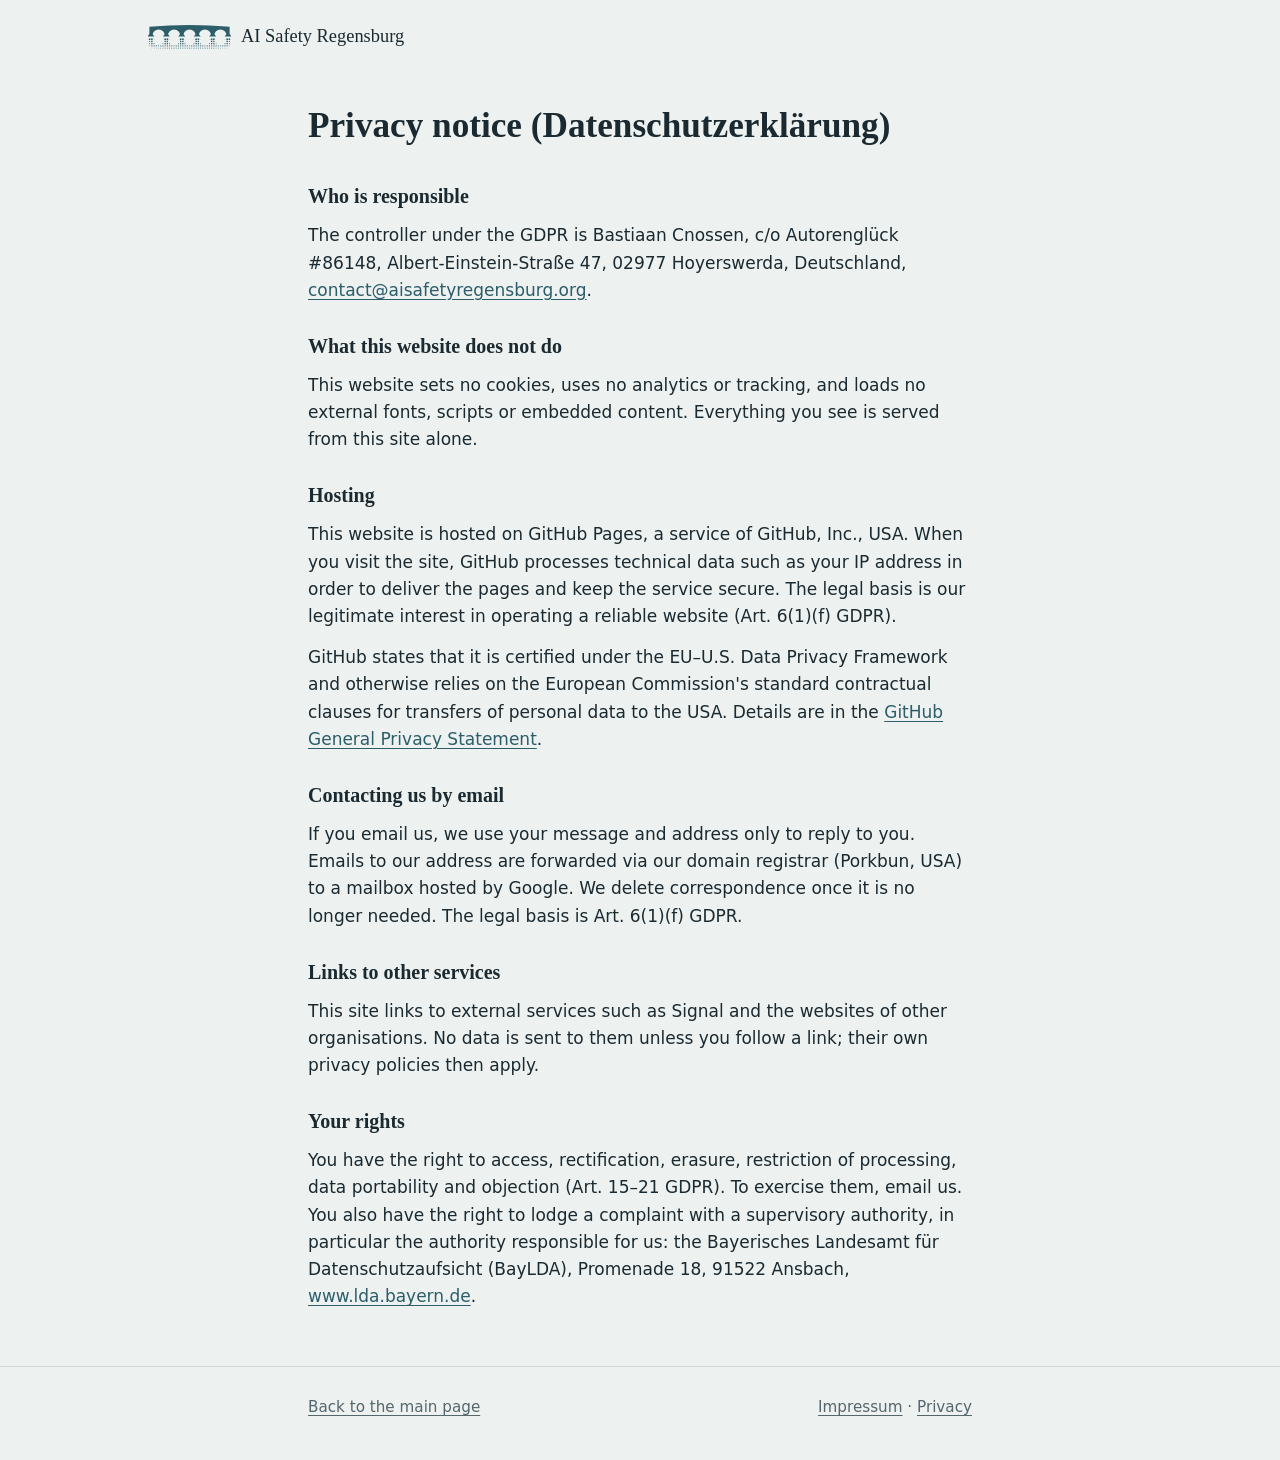
<file: datenschutz.html>
<!doctype html>
<html lang="en">
<head>
  <meta charset="utf-8">
  <meta name="viewport" content="width=device-width, initial-scale=1">
  <title>Privacy · AI Safety Regensburg</title>
  <meta name="robots" content="noindex">
  <link rel="icon" href="favicon.svg" type="image/svg+xml">
  <link rel="stylesheet" href="style.css">
  <script src="email.js" defer></script>
</head>
<body>
  <header class="site-header">
    <div class="wrap">
      <a class="brand" href="./">
        <svg aria-hidden="true" focusable="false" viewBox="0 19.52 60 21.68" fill="currentColor"><path d="M1 22.92 Q30.00 20.32 59 22.92 V30 H56.80 V29.40 A4.48 4.48 0 0 0 47.84 29.40 V30 H45.64 V29.40 A4.48 4.48 0 0 0 36.68 29.40 V30 H34.48 V29.40 A4.48 4.48 0 0 0 25.52 29.40 V30 H23.32 V29.40 A4.48 4.48 0 0 0 14.36 29.40 V30 H12.16 V29.40 A4.48 4.48 0 0 0 3.20 29.40 V30 H1 Z M55.40 30 L56.80 28.20 H59.00 L60.40 30 Z M44.24 30 L45.64 28.20 H47.84 L49.24 30 Z M33.08 30 L34.48 28.20 H36.68 L38.08 30 Z M21.92 30 L23.32 28.20 H25.52 L26.92 30 Z M10.76 30 L12.16 28.20 H14.36 L15.76 30 Z M-0.40 30 L1.00 28.20 H3.20 L4.60 30 Z "/><rect x="0.63" y="31.43" width="1.14" height="1.14"/><rect x="2.22" y="31.42" width="1.17" height="1.17"/><rect x="4.25" y="31.85" width="0.30" height="0.30"/><rect x="11.82" y="31.42" width="1.17" height="1.17"/><rect x="13.42" y="31.42" width="1.17" height="1.17"/><rect x="15.47" y="31.87" width="0.27" height="0.27"/><rect x="21.88" y="31.88" width="0.23" height="0.23"/><rect x="23.02" y="31.42" width="1.17" height="1.17"/><rect x="24.62" y="31.42" width="1.17" height="1.17"/><rect x="26.67" y="31.87" width="0.27" height="0.27"/><rect x="33.07" y="31.87" width="0.27" height="0.27"/><rect x="34.22" y="31.42" width="1.17" height="1.17"/><rect x="35.82" y="31.42" width="1.17" height="1.17"/><rect x="37.88" y="31.88" width="0.23" height="0.23"/><rect x="44.27" y="31.87" width="0.27" height="0.27"/><rect x="45.42" y="31.42" width="1.17" height="1.17"/><rect x="47.02" y="31.42" width="1.17" height="1.17"/><rect x="55.45" y="31.85" width="0.30" height="0.30"/><rect x="56.62" y="31.42" width="1.17" height="1.17"/><rect x="58.23" y="31.43" width="1.14" height="1.14"/><rect x="0.85" y="33.25" width="0.70" height="0.70"/><rect x="2.30" y="33.10" width="0.99" height="0.99"/><rect x="11.93" y="33.13" width="0.93" height="0.93"/><rect x="13.50" y="33.10" width="0.99" height="0.99"/><rect x="23.12" y="33.12" width="0.96" height="0.96"/><rect x="24.72" y="33.12" width="0.96" height="0.96"/><rect x="34.32" y="33.12" width="0.96" height="0.96"/><rect x="35.92" y="33.12" width="0.96" height="0.96"/><rect x="45.50" y="33.10" width="0.99" height="0.99"/><rect x="47.13" y="33.13" width="0.93" height="0.93"/><rect x="56.70" y="33.10" width="0.99" height="0.99"/><rect x="58.45" y="33.25" width="0.70" height="0.70"/><rect x="0.90" y="34.90" width="0.60" height="0.60"/><rect x="2.35" y="34.75" width="0.90" height="0.90"/><rect x="4.08" y="34.88" width="0.65" height="0.65"/><rect x="10.53" y="34.93" width="0.55" height="0.55"/><rect x="11.95" y="34.75" width="0.90" height="0.90"/><rect x="13.55" y="34.75" width="0.90" height="0.90"/><rect x="15.28" y="34.88" width="0.65" height="0.65"/><rect x="21.70" y="34.90" width="0.60" height="0.60"/><rect x="23.15" y="34.75" width="0.90" height="0.90"/><rect x="24.75" y="34.75" width="0.90" height="0.90"/><rect x="26.48" y="34.88" width="0.65" height="0.65"/><rect x="32.88" y="34.88" width="0.65" height="0.65"/><rect x="34.35" y="34.75" width="0.90" height="0.90"/><rect x="35.95" y="34.75" width="0.90" height="0.90"/><rect x="37.70" y="34.90" width="0.60" height="0.60"/><rect x="44.08" y="34.88" width="0.65" height="0.65"/><rect x="45.55" y="34.75" width="0.90" height="0.90"/><rect x="47.15" y="34.75" width="0.90" height="0.90"/><rect x="48.93" y="34.93" width="0.55" height="0.55"/><rect x="55.28" y="34.88" width="0.65" height="0.65"/><rect x="56.75" y="34.75" width="0.90" height="0.90"/><rect x="58.50" y="34.90" width="0.60" height="0.60"/><rect x="0.95" y="36.55" width="0.49" height="0.49"/><rect x="2.43" y="36.43" width="0.74" height="0.74"/><rect x="4.03" y="36.43" width="0.74" height="0.74"/><rect x="5.64" y="36.44" width="0.72" height="0.72"/><rect x="7.29" y="36.49" width="0.62" height="0.62"/><rect x="8.85" y="36.45" width="0.70" height="0.70"/><rect x="10.43" y="36.43" width="0.74" height="0.74"/><rect x="12.03" y="36.43" width="0.74" height="0.74"/><rect x="13.63" y="36.43" width="0.74" height="0.74"/><rect x="15.23" y="36.43" width="0.74" height="0.74"/><rect x="16.84" y="36.44" width="0.72" height="0.72"/><rect x="18.49" y="36.49" width="0.62" height="0.62"/><rect x="20.04" y="36.44" width="0.72" height="0.72"/><rect x="21.63" y="36.43" width="0.74" height="0.74"/><rect x="23.23" y="36.43" width="0.74" height="0.74"/><rect x="24.83" y="36.43" width="0.74" height="0.74"/><rect x="26.43" y="36.43" width="0.74" height="0.74"/><rect x="28.04" y="36.44" width="0.72" height="0.72"/><rect x="29.69" y="36.49" width="0.62" height="0.62"/><rect x="31.24" y="36.44" width="0.72" height="0.72"/><rect x="32.83" y="36.43" width="0.74" height="0.74"/><rect x="34.43" y="36.43" width="0.74" height="0.74"/><rect x="36.03" y="36.43" width="0.74" height="0.74"/><rect x="37.63" y="36.43" width="0.74" height="0.74"/><rect x="39.24" y="36.44" width="0.72" height="0.72"/><rect x="40.89" y="36.49" width="0.62" height="0.62"/><rect x="42.44" y="36.44" width="0.72" height="0.72"/><rect x="44.03" y="36.43" width="0.74" height="0.74"/><rect x="45.63" y="36.43" width="0.74" height="0.74"/><rect x="47.23" y="36.43" width="0.74" height="0.74"/><rect x="48.83" y="36.43" width="0.74" height="0.74"/><rect x="50.45" y="36.45" width="0.70" height="0.70"/><rect x="52.09" y="36.49" width="0.62" height="0.62"/><rect x="53.64" y="36.44" width="0.72" height="0.72"/><rect x="55.23" y="36.43" width="0.74" height="0.74"/><rect x="56.83" y="36.43" width="0.74" height="0.74"/><rect x="58.55" y="36.55" width="0.49" height="0.49"/><rect x="2.65" y="38.25" width="0.29" height="0.29"/><rect x="4.21" y="38.21" width="0.38" height="0.38"/><rect x="5.80" y="38.20" width="0.39" height="0.39"/><rect x="7.38" y="38.18" width="0.44" height="0.44"/><rect x="8.95" y="38.15" width="0.49" height="0.49"/><rect x="10.55" y="38.15" width="0.49" height="0.49"/><rect x="12.11" y="38.11" width="0.57" height="0.57"/><rect x="13.71" y="38.11" width="0.59" height="0.59"/><rect x="15.31" y="38.11" width="0.59" height="0.59"/><rect x="16.91" y="38.11" width="0.59" height="0.59"/><rect x="18.51" y="38.11" width="0.59" height="0.59"/><rect x="20.11" y="38.11" width="0.59" height="0.59"/><rect x="21.71" y="38.11" width="0.59" height="0.59"/><rect x="23.31" y="38.11" width="0.59" height="0.59"/><rect x="24.91" y="38.11" width="0.59" height="0.59"/><rect x="26.51" y="38.11" width="0.59" height="0.59"/><rect x="28.11" y="38.11" width="0.59" height="0.59"/><rect x="29.71" y="38.11" width="0.59" height="0.59"/><rect x="31.31" y="38.11" width="0.59" height="0.59"/><rect x="32.91" y="38.11" width="0.59" height="0.59"/><rect x="34.51" y="38.11" width="0.59" height="0.59"/><rect x="36.11" y="38.11" width="0.59" height="0.59"/><rect x="37.71" y="38.11" width="0.59" height="0.59"/><rect x="39.31" y="38.11" width="0.59" height="0.59"/><rect x="40.91" y="38.11" width="0.59" height="0.59"/><rect x="42.51" y="38.11" width="0.59" height="0.59"/><rect x="44.11" y="38.11" width="0.59" height="0.59"/><rect x="45.71" y="38.11" width="0.59" height="0.59"/><rect x="47.31" y="38.11" width="0.57" height="0.57"/><rect x="48.95" y="38.15" width="0.49" height="0.49"/><rect x="50.55" y="38.15" width="0.49" height="0.49"/><rect x="52.18" y="38.18" width="0.44" height="0.44"/><rect x="53.80" y="38.20" width="0.39" height="0.39"/><rect x="55.41" y="38.21" width="0.38" height="0.38"/><rect x="57.05" y="38.25" width="0.29" height="0.29"/></svg>
        AI Safety Regensburg
      </a>
    </div>
  </header>

  <main class="wrap legal">
    <h1>Privacy notice (Datenschutzerklärung)</h1>
    <!-- Hosting and supervisory-authority details verified 6 Nov 2026.  -->

    <h2>Who is responsible</h2>
    <p>The controller under the GDPR is Bastiaan Cnossen, c/o Autorenglück #86148, Albert-Einstein-Straße 47, 02977 Hoyerswerda, Deutschland, <span data-email="show">contact [at] aisafetyregensburg [dot] org</span>.</p>

    <h2>What this website does not do</h2>
    <p>This website sets no cookies, uses no analytics or tracking, and loads no external fonts, scripts or embedded content. Everything you see is served from this site alone.</p>

    <h2>Hosting</h2>
    <p>This website is hosted on GitHub Pages, a service of GitHub, Inc., USA. When you visit the site, GitHub processes technical data such as your IP address in order to deliver the pages and keep the service secure. The legal basis is our legitimate interest in operating a reliable website (Art. 6(1)(f) GDPR).</p>
    <p>GitHub states that it is certified under the EU–U.S. Data Privacy Framework and otherwise relies on the European Commission's standard contractual clauses for transfers of personal data to the USA. Details are in the <a href="https://docs.github.com/en/site-policy/privacy-policies/github-general-privacy-statement">GitHub General Privacy Statement</a>.</p>

    <h2>Contacting us by email</h2>
    <p>If you email us, we use your message and address only to reply to you. Emails to our address are forwarded via our domain registrar (Porkbun, USA) to a mailbox hosted by Google. We delete correspondence once it is no longer needed. The legal basis is Art. 6(1)(f) GDPR.</p>

    <h2>Links to other services</h2>
    <p>This site links to external services such as Signal and the websites of other organisations. No data is sent to them unless you follow a link; their own privacy policies then apply.</p>

    <h2>Your rights</h2>
    <p>You have the right to access, rectification, erasure, restriction of processing, data portability and objection (Art. 15–21 GDPR). To exercise them, email us. You also have the right to lodge a complaint with a supervisory authority, in particular the authority responsible for us: the Bayerisches Landesamt für Datenschutzaufsicht (BayLDA), Promenade 18, 91522 Ansbach, <a href="https://www.lda.bayern.de/">www.lda.bayern.de</a>.</p>
  </main>

  <footer class="site-footer">
    <div class="wrap">
      <p><a href="./">Back to the main page</a></p>
      <p><a href="impressum.html">Impressum</a> · <a href="datenschutz.html">Privacy</a></p>
    </div>
  </footer>
</body>
</html>
</file>
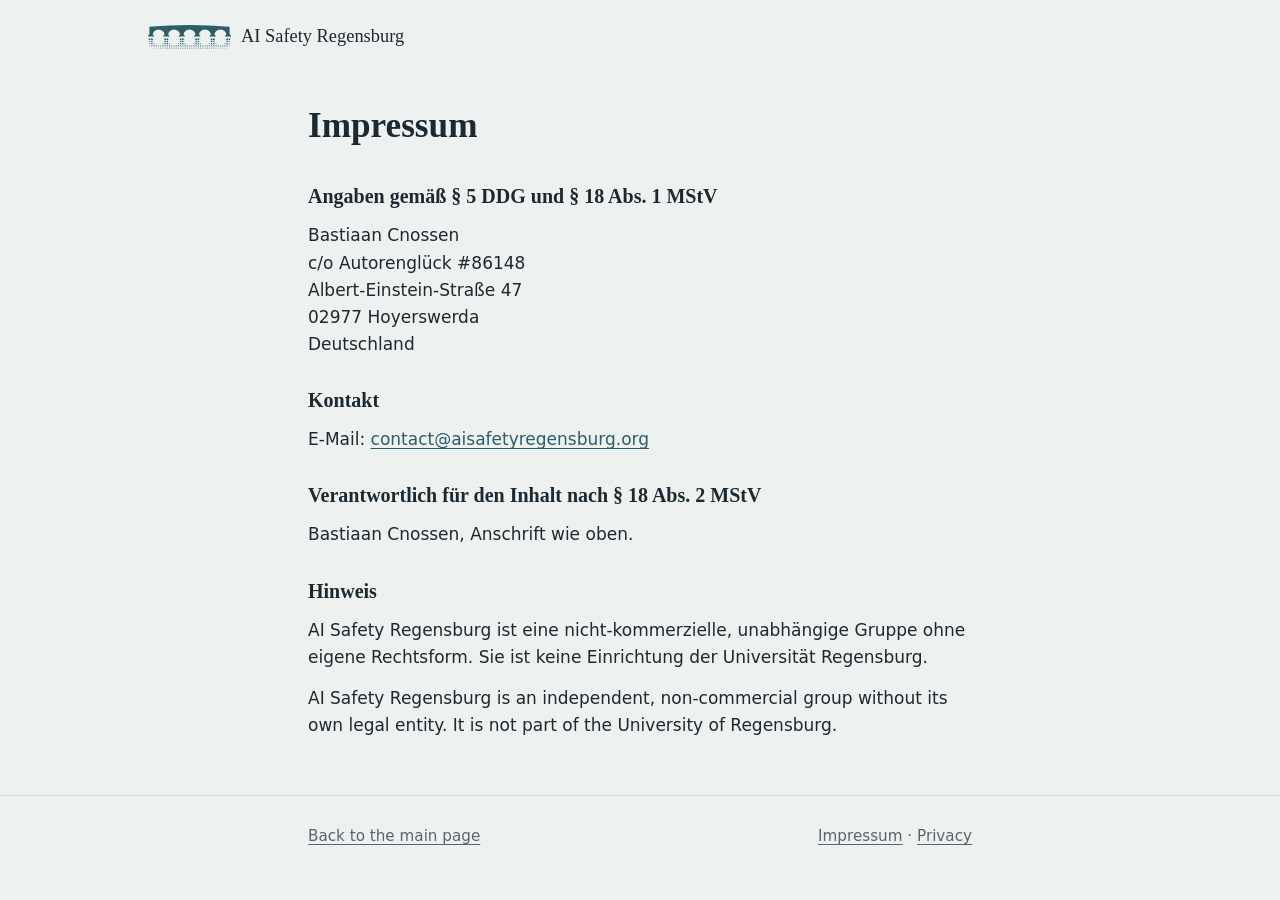
<file: impressum.html>
<!doctype html>
<html lang="en">
<head>
  <meta charset="utf-8">
  <meta name="viewport" content="width=device-width, initial-scale=1">
  <title>Impressum · AI Safety Regensburg</title>
  <meta name="robots" content="noindex">
  <link rel="icon" href="favicon.svg" type="image/svg+xml">
  <link rel="stylesheet" href="style.css">
  <script src="email.js" defer></script>
</head>
<body>
  <header class="site-header">
    <div class="wrap">
      <a class="brand" href="./">
        <svg aria-hidden="true" focusable="false" viewBox="0 19.52 60 21.68" fill="currentColor"><path d="M1 22.92 Q30.00 20.32 59 22.92 V30 H56.80 V29.40 A4.48 4.48 0 0 0 47.84 29.40 V30 H45.64 V29.40 A4.48 4.48 0 0 0 36.68 29.40 V30 H34.48 V29.40 A4.48 4.48 0 0 0 25.52 29.40 V30 H23.32 V29.40 A4.48 4.48 0 0 0 14.36 29.40 V30 H12.16 V29.40 A4.48 4.48 0 0 0 3.20 29.40 V30 H1 Z M55.40 30 L56.80 28.20 H59.00 L60.40 30 Z M44.24 30 L45.64 28.20 H47.84 L49.24 30 Z M33.08 30 L34.48 28.20 H36.68 L38.08 30 Z M21.92 30 L23.32 28.20 H25.52 L26.92 30 Z M10.76 30 L12.16 28.20 H14.36 L15.76 30 Z M-0.40 30 L1.00 28.20 H3.20 L4.60 30 Z "/><rect x="0.63" y="31.43" width="1.14" height="1.14"/><rect x="2.22" y="31.42" width="1.17" height="1.17"/><rect x="4.25" y="31.85" width="0.30" height="0.30"/><rect x="11.82" y="31.42" width="1.17" height="1.17"/><rect x="13.42" y="31.42" width="1.17" height="1.17"/><rect x="15.47" y="31.87" width="0.27" height="0.27"/><rect x="21.88" y="31.88" width="0.23" height="0.23"/><rect x="23.02" y="31.42" width="1.17" height="1.17"/><rect x="24.62" y="31.42" width="1.17" height="1.17"/><rect x="26.67" y="31.87" width="0.27" height="0.27"/><rect x="33.07" y="31.87" width="0.27" height="0.27"/><rect x="34.22" y="31.42" width="1.17" height="1.17"/><rect x="35.82" y="31.42" width="1.17" height="1.17"/><rect x="37.88" y="31.88" width="0.23" height="0.23"/><rect x="44.27" y="31.87" width="0.27" height="0.27"/><rect x="45.42" y="31.42" width="1.17" height="1.17"/><rect x="47.02" y="31.42" width="1.17" height="1.17"/><rect x="55.45" y="31.85" width="0.30" height="0.30"/><rect x="56.62" y="31.42" width="1.17" height="1.17"/><rect x="58.23" y="31.43" width="1.14" height="1.14"/><rect x="0.85" y="33.25" width="0.70" height="0.70"/><rect x="2.30" y="33.10" width="0.99" height="0.99"/><rect x="11.93" y="33.13" width="0.93" height="0.93"/><rect x="13.50" y="33.10" width="0.99" height="0.99"/><rect x="23.12" y="33.12" width="0.96" height="0.96"/><rect x="24.72" y="33.12" width="0.96" height="0.96"/><rect x="34.32" y="33.12" width="0.96" height="0.96"/><rect x="35.92" y="33.12" width="0.96" height="0.96"/><rect x="45.50" y="33.10" width="0.99" height="0.99"/><rect x="47.13" y="33.13" width="0.93" height="0.93"/><rect x="56.70" y="33.10" width="0.99" height="0.99"/><rect x="58.45" y="33.25" width="0.70" height="0.70"/><rect x="0.90" y="34.90" width="0.60" height="0.60"/><rect x="2.35" y="34.75" width="0.90" height="0.90"/><rect x="4.08" y="34.88" width="0.65" height="0.65"/><rect x="10.53" y="34.93" width="0.55" height="0.55"/><rect x="11.95" y="34.75" width="0.90" height="0.90"/><rect x="13.55" y="34.75" width="0.90" height="0.90"/><rect x="15.28" y="34.88" width="0.65" height="0.65"/><rect x="21.70" y="34.90" width="0.60" height="0.60"/><rect x="23.15" y="34.75" width="0.90" height="0.90"/><rect x="24.75" y="34.75" width="0.90" height="0.90"/><rect x="26.48" y="34.88" width="0.65" height="0.65"/><rect x="32.88" y="34.88" width="0.65" height="0.65"/><rect x="34.35" y="34.75" width="0.90" height="0.90"/><rect x="35.95" y="34.75" width="0.90" height="0.90"/><rect x="37.70" y="34.90" width="0.60" height="0.60"/><rect x="44.08" y="34.88" width="0.65" height="0.65"/><rect x="45.55" y="34.75" width="0.90" height="0.90"/><rect x="47.15" y="34.75" width="0.90" height="0.90"/><rect x="48.93" y="34.93" width="0.55" height="0.55"/><rect x="55.28" y="34.88" width="0.65" height="0.65"/><rect x="56.75" y="34.75" width="0.90" height="0.90"/><rect x="58.50" y="34.90" width="0.60" height="0.60"/><rect x="0.95" y="36.55" width="0.49" height="0.49"/><rect x="2.43" y="36.43" width="0.74" height="0.74"/><rect x="4.03" y="36.43" width="0.74" height="0.74"/><rect x="5.64" y="36.44" width="0.72" height="0.72"/><rect x="7.29" y="36.49" width="0.62" height="0.62"/><rect x="8.85" y="36.45" width="0.70" height="0.70"/><rect x="10.43" y="36.43" width="0.74" height="0.74"/><rect x="12.03" y="36.43" width="0.74" height="0.74"/><rect x="13.63" y="36.43" width="0.74" height="0.74"/><rect x="15.23" y="36.43" width="0.74" height="0.74"/><rect x="16.84" y="36.44" width="0.72" height="0.72"/><rect x="18.49" y="36.49" width="0.62" height="0.62"/><rect x="20.04" y="36.44" width="0.72" height="0.72"/><rect x="21.63" y="36.43" width="0.74" height="0.74"/><rect x="23.23" y="36.43" width="0.74" height="0.74"/><rect x="24.83" y="36.43" width="0.74" height="0.74"/><rect x="26.43" y="36.43" width="0.74" height="0.74"/><rect x="28.04" y="36.44" width="0.72" height="0.72"/><rect x="29.69" y="36.49" width="0.62" height="0.62"/><rect x="31.24" y="36.44" width="0.72" height="0.72"/><rect x="32.83" y="36.43" width="0.74" height="0.74"/><rect x="34.43" y="36.43" width="0.74" height="0.74"/><rect x="36.03" y="36.43" width="0.74" height="0.74"/><rect x="37.63" y="36.43" width="0.74" height="0.74"/><rect x="39.24" y="36.44" width="0.72" height="0.72"/><rect x="40.89" y="36.49" width="0.62" height="0.62"/><rect x="42.44" y="36.44" width="0.72" height="0.72"/><rect x="44.03" y="36.43" width="0.74" height="0.74"/><rect x="45.63" y="36.43" width="0.74" height="0.74"/><rect x="47.23" y="36.43" width="0.74" height="0.74"/><rect x="48.83" y="36.43" width="0.74" height="0.74"/><rect x="50.45" y="36.45" width="0.70" height="0.70"/><rect x="52.09" y="36.49" width="0.62" height="0.62"/><rect x="53.64" y="36.44" width="0.72" height="0.72"/><rect x="55.23" y="36.43" width="0.74" height="0.74"/><rect x="56.83" y="36.43" width="0.74" height="0.74"/><rect x="58.55" y="36.55" width="0.49" height="0.49"/><rect x="2.65" y="38.25" width="0.29" height="0.29"/><rect x="4.21" y="38.21" width="0.38" height="0.38"/><rect x="5.80" y="38.20" width="0.39" height="0.39"/><rect x="7.38" y="38.18" width="0.44" height="0.44"/><rect x="8.95" y="38.15" width="0.49" height="0.49"/><rect x="10.55" y="38.15" width="0.49" height="0.49"/><rect x="12.11" y="38.11" width="0.57" height="0.57"/><rect x="13.71" y="38.11" width="0.59" height="0.59"/><rect x="15.31" y="38.11" width="0.59" height="0.59"/><rect x="16.91" y="38.11" width="0.59" height="0.59"/><rect x="18.51" y="38.11" width="0.59" height="0.59"/><rect x="20.11" y="38.11" width="0.59" height="0.59"/><rect x="21.71" y="38.11" width="0.59" height="0.59"/><rect x="23.31" y="38.11" width="0.59" height="0.59"/><rect x="24.91" y="38.11" width="0.59" height="0.59"/><rect x="26.51" y="38.11" width="0.59" height="0.59"/><rect x="28.11" y="38.11" width="0.59" height="0.59"/><rect x="29.71" y="38.11" width="0.59" height="0.59"/><rect x="31.31" y="38.11" width="0.59" height="0.59"/><rect x="32.91" y="38.11" width="0.59" height="0.59"/><rect x="34.51" y="38.11" width="0.59" height="0.59"/><rect x="36.11" y="38.11" width="0.59" height="0.59"/><rect x="37.71" y="38.11" width="0.59" height="0.59"/><rect x="39.31" y="38.11" width="0.59" height="0.59"/><rect x="40.91" y="38.11" width="0.59" height="0.59"/><rect x="42.51" y="38.11" width="0.59" height="0.59"/><rect x="44.11" y="38.11" width="0.59" height="0.59"/><rect x="45.71" y="38.11" width="0.59" height="0.59"/><rect x="47.31" y="38.11" width="0.57" height="0.57"/><rect x="48.95" y="38.15" width="0.49" height="0.49"/><rect x="50.55" y="38.15" width="0.49" height="0.49"/><rect x="52.18" y="38.18" width="0.44" height="0.44"/><rect x="53.80" y="38.20" width="0.39" height="0.39"/><rect x="55.41" y="38.21" width="0.38" height="0.38"/><rect x="57.05" y="38.25" width="0.29" height="0.29"/></svg>
        AI Safety Regensburg
      </a>
    </div>
  </header>

  <main class="wrap legal">
    <h1>Impressum</h1>
    <!-- Legal basis: § 5 DDG / § 18 MStV. Address: work address, pending confirmation from the faculty administration (asked 7 Nov 2026). -->
    <h2>Angaben gemäß § 5 DDG und § 18 Abs. 1 MStV</h2>
    <p>
      Bastiaan Cnossen<br>
      c/o Autorenglück #86148<br>
      Albert-Einstein-Straße 47<br>
      02977 Hoyerswerda<br>
      Deutschland
    </p>

    <h2>Kontakt</h2>
    <p>E-Mail: <span data-email="show">contact [at] aisafetyregensburg [dot] org</span></p>

    <h2>Verantwortlich für den Inhalt nach § 18 Abs. 2 MStV</h2>
    <p>Bastiaan Cnossen, Anschrift wie oben.</p>

    <h2>Hinweis</h2>
    <p>AI Safety Regensburg ist eine nicht-kommerzielle, unabhängige Gruppe ohne eigene Rechtsform. Sie ist keine Einrichtung der Universität Regensburg.</p>
    <p>AI Safety Regensburg is an independent, non-commercial group without its own legal entity. It is not part of the University of Regensburg.</p>
  </main>

  <footer class="site-footer">
    <div class="wrap">
      <p><a href="./">Back to the main page</a></p>
      <p><a href="impressum.html">Impressum</a> · <a href="datenschutz.html">Privacy</a></p>
    </div>
  </footer>
</body>
</html>
</file>
<file: style.css>
/* AI Safety Regensburg — shared styles.
   No external fonts or scripts: everything is served from this site (GDPR-friendly). */

:root {
  --mist: #edf1f0;      /* page background: river mist */
  --ink: #1b2a30;       /* body text: deep slate */
  --muted: #55666c;     /* secondary text */
  --danube: #2c5d69;    /* accent: Danube green-blue */
  --stone: #a2978a;     /* bridge sandstone, for the drawing and rules */
  --line: #cfd8d6;      /* hairlines */
  --surface: #ffffff;
  --on-accent: #ffffff;

  --serif: "Iowan Old Style", "Palatino Linotype", Palatino, "Book Antiqua", Georgia, serif;
  --sans: system-ui, -apple-system, "Segoe UI", Roboto, "Helvetica Neue", Arial, sans-serif;

  color-scheme: light dark;
}

@media (prefers-color-scheme: dark) {
  :root {
    --mist: #121d21;
    --ink: #e3eae8;
    --muted: #9fb0b3;
    --danube: #86bcc7;
    --stone: #8d8378;
    --line: #2a393e;
    --surface: #18262b;
    --on-accent: #0f1a1d;
  }
}

* { box-sizing: border-box; }

html { -webkit-text-size-adjust: 100%; }

body {
  margin: 0;
  background: var(--mist);
  color: var(--ink);
  font-family: var(--sans);
  font-size: 1.0625rem;
  line-height: 1.6;
}

a { color: var(--danube); text-underline-offset: 0.18em; }
a:hover { text-decoration-thickness: 2px; }

:focus-visible { outline: 3px solid var(--danube); outline-offset: 3px; border-radius: 2px; }

.skip { position: absolute; left: -999px; }
.skip:focus { left: 16px; top: 16px; background: var(--surface); padding: 8px 12px; z-index: 10; }

.wrap { max-width: 44rem; margin: 0 auto; padding: 0 20px; }

/* Header */
.site-header { padding: 22px 0; }
.site-header .wrap { display: flex; align-items: center; justify-content: space-between; gap: 16px; max-width: 64rem; }
.brand { display: flex; align-items: center; gap: 10px; color: var(--ink); text-decoration: none; font-family: var(--serif); font-size: 1.15rem; }
.brand svg { height: 30px; width: auto; flex: none; color: var(--danube); }
.site-header nav a { color: var(--muted); text-decoration: none; margin-left: 18px; font-size: 0.95rem; }
.site-header nav a:hover { color: var(--ink); }

/* Hero */
.hero { padding-top: 40px; padding-bottom: 8px; }
.hero h1 {
  font-family: var(--serif);
  font-weight: 600;
  font-size: clamp(2.4rem, 7vw, 4rem);
  line-height: 1.05;
  letter-spacing: -0.01em;
  margin: 0 0 22px;
}
.hero .lede { font-size: 1.25rem; line-height: 1.5; margin: 0 0 14px; max-width: 36rem; }
.hero .status { color: var(--muted); margin: 0 0 28px; max-width: 36rem; }

.actions { display: flex; flex-wrap: wrap; gap: 12px; }
.button {
  display: inline-block;
  padding: 12px 20px;
  border-radius: 999px;
  font-weight: 600;
  text-decoration: none;
  border: 2px solid var(--danube);
}
.button.primary { background: var(--danube); color: var(--on-accent); }
.button.secondary { color: var(--danube); }
.button:hover { text-decoration: none; filter: brightness(1.08); }

/* The bridge: the one decorative element on the page */
.bridge { margin: 56px auto 8px; padding: 0 20px; max-width: 64rem; color: var(--danube); opacity: 0.9; }
.bridge svg { display: block; width: 100%; height: auto; }

/* Sections */
main section { padding-top: 40px; padding-bottom: 8px; }
main h2 {
  font-family: var(--serif);
  font-weight: 600;
  font-size: 1.7rem;
  line-height: 1.2;
  margin: 0 0 14px;
}
main p { margin: 0 0 14px; }

.plans { margin: 8px 0 0; }
.plans dt { font-weight: 650; margin-top: 16px; }
.plans dd { margin: 2px 0 0; color: var(--ink); }
.plans + p { margin-top: 22px; }

.empty {
  border-left: 3px solid var(--stone);
  padding: 4px 0 4px 16px;
  color: var(--muted);
}

.links { list-style: none; padding: 0; margin: 8px 0 0; }
.links li { padding: 12px 0; border-top: 1px solid var(--line); }
.links li:last-child { border-bottom: 1px solid var(--line); }
.links a { font-weight: 600; }
.links span { display: block; color: var(--muted); font-size: 0.97rem; }

.support { text-align: center; padding-top: 56px; }
.support h2 { font-family: var(--sans); font-size: 1rem; font-weight: 600; color: var(--muted); margin-bottom: 18px; }
.partner { display: inline-block; padding: 14px 20px; border-radius: 10px; }
.partner { max-width: 100%; }
.partner img { display: block; width: 320px; max-width: 100%; height: auto; }
.support p { color: var(--muted); font-size: 0.95rem; margin-top: 12px; }
@media (prefers-color-scheme: dark) {
  .partner { background: #edf1f0; } /* keep SAIGE's own colours legible on the dark page */
}

.contact-row { display: flex; gap: 32px; align-items: flex-start; }
.contact-row p { flex: 1; }
.qr { margin: 0; width: 150px; flex: none; text-align: center; }
.qr svg { display: block; width: 150px; height: 150px; border-radius: 8px; }
.qr figcaption { font-size: 0.85rem; color: var(--muted); margin-top: 8px; line-height: 1.35; }
@media (max-width: 700px) { .qr { display: none; } } /* on a phone, tapping the link is easier */

/* Footer */
.site-footer { margin-top: 56px; padding: 28px 0 40px; border-top: 1px solid var(--line); color: var(--muted); font-size: 0.95rem; }
.site-footer .wrap { display: flex; flex-wrap: wrap; justify-content: space-between; gap: 10px 24px; }
.site-footer a { color: var(--muted); }
.site-footer p { margin: 0; }

/* Legal pages */
.legal h1 { font-family: var(--serif); font-weight: 600; font-size: 2.2rem; margin: 24px 0 18px; }
.legal h2 { font-size: 1.25rem; margin-top: 30px; }
.placeholder { background: #ffe9a8; color: #3a2f00; padding: 0 4px; border-radius: 3px; }

@media (max-width: 560px) {
  body { font-size: 1rem; }
  .site-header nav a { margin-left: 12px; }
  .hero { padding-top: 24px; }
  .hero .lede { font-size: 1.12rem; }
  .button { width: 100%; text-align: center; }
  .site-header nav { display: none; }
  .bridge { overflow: hidden; padding: 0; }
  .bridge svg { width: 200%; max-width: none; margin-left: -50%; }
}

#events article + article { margin-top: 2.5rem; }
</file>
